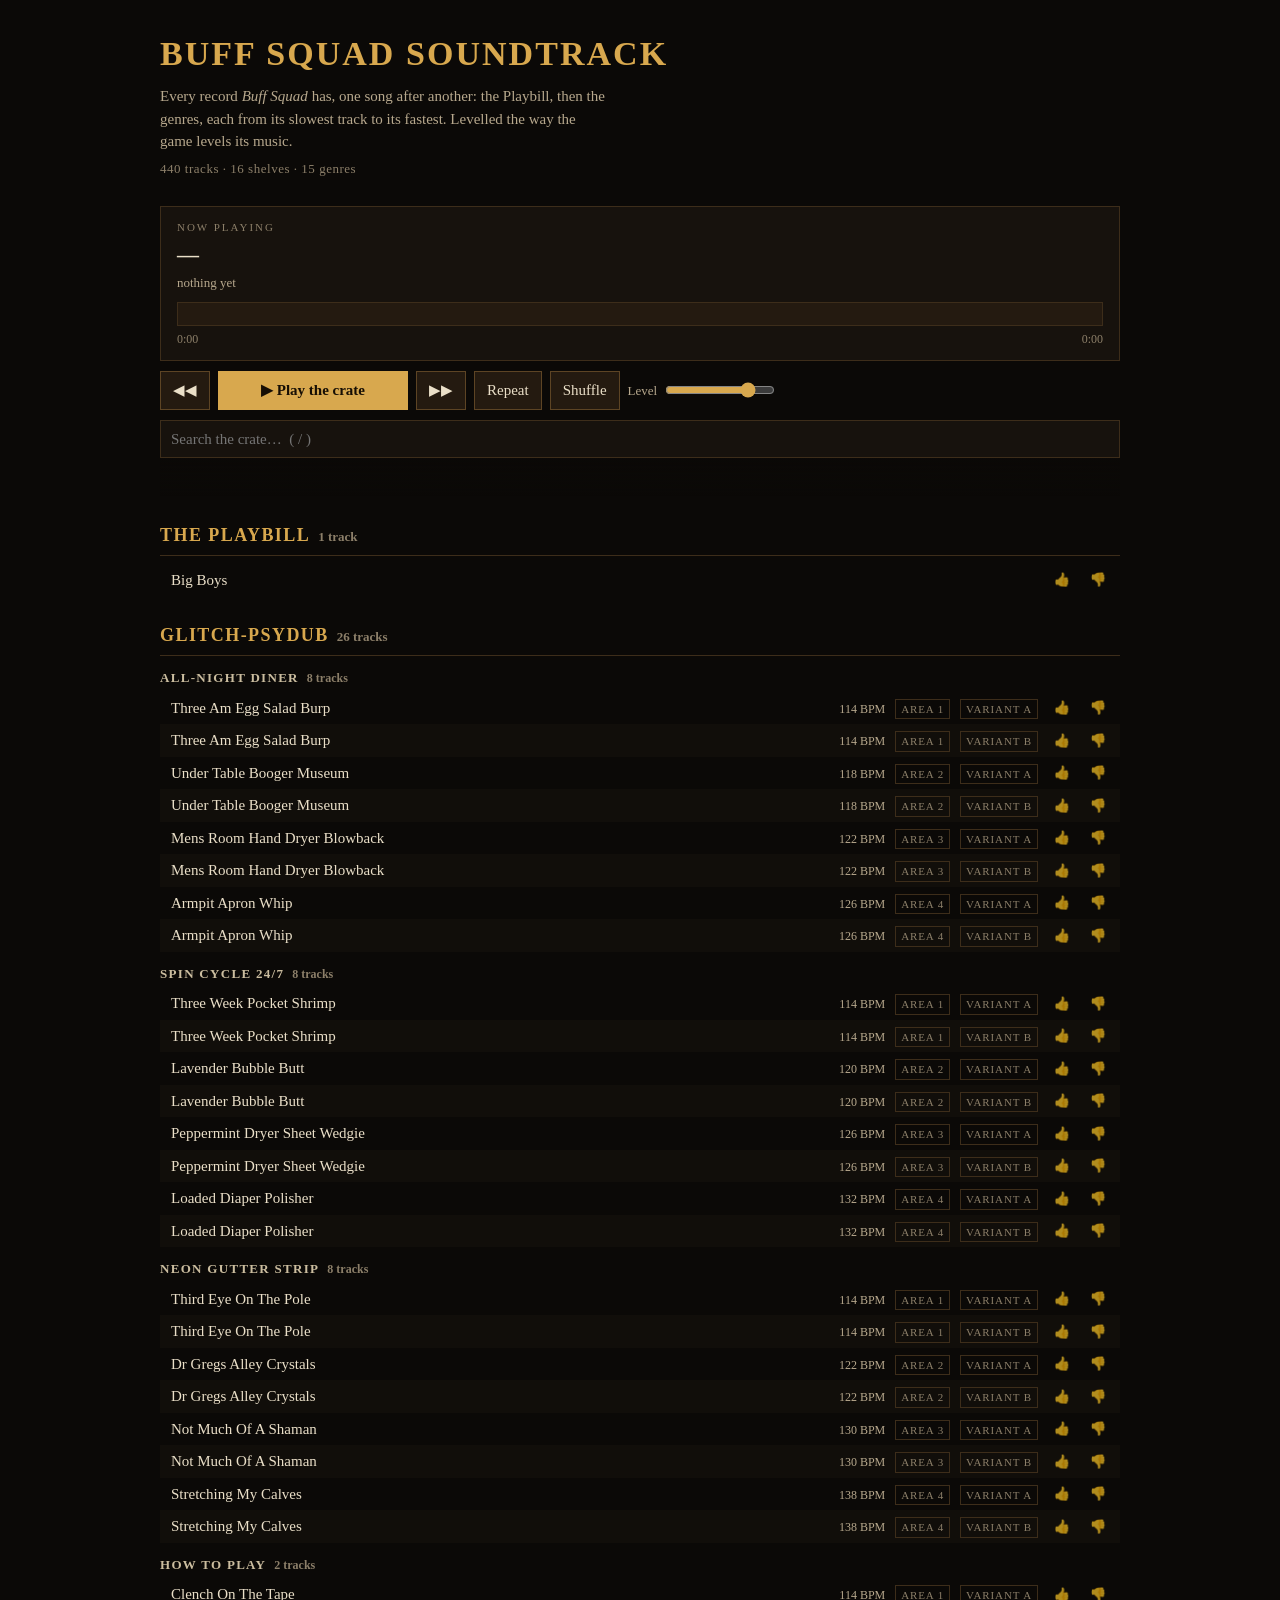
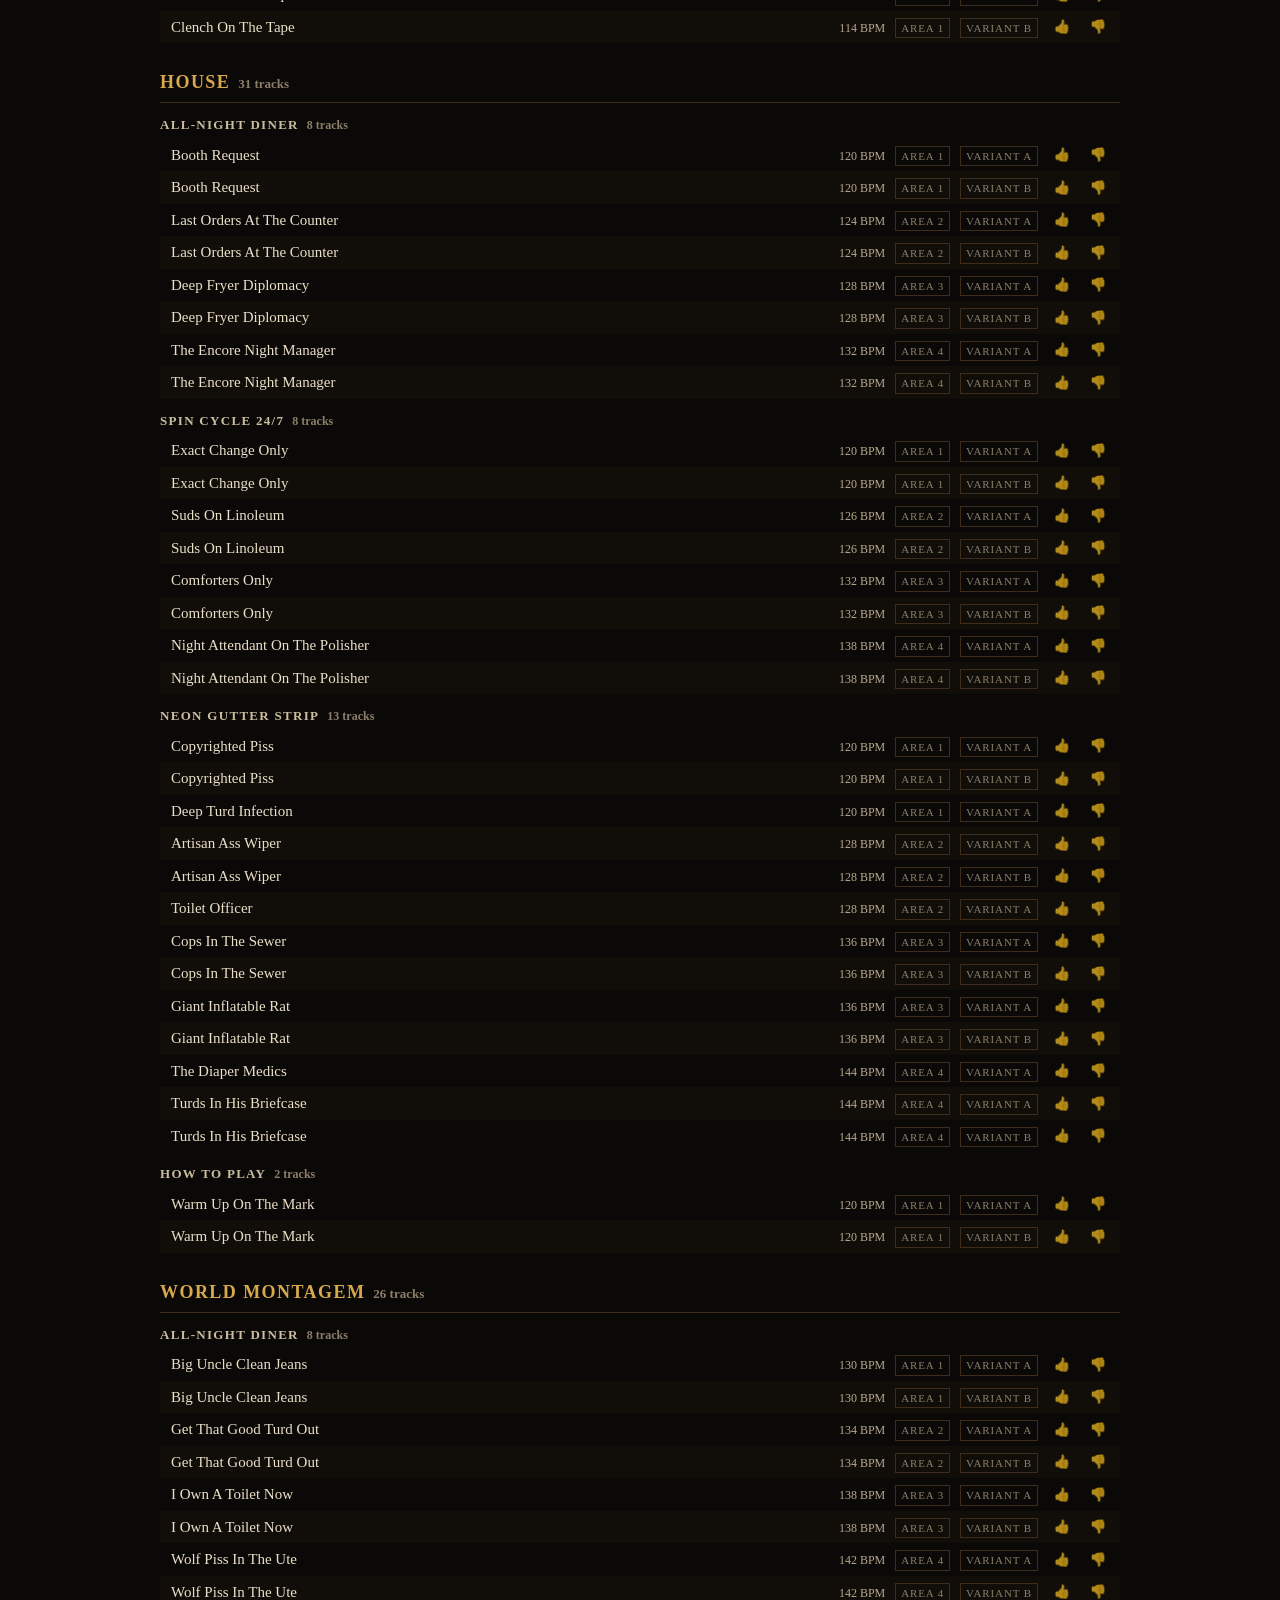
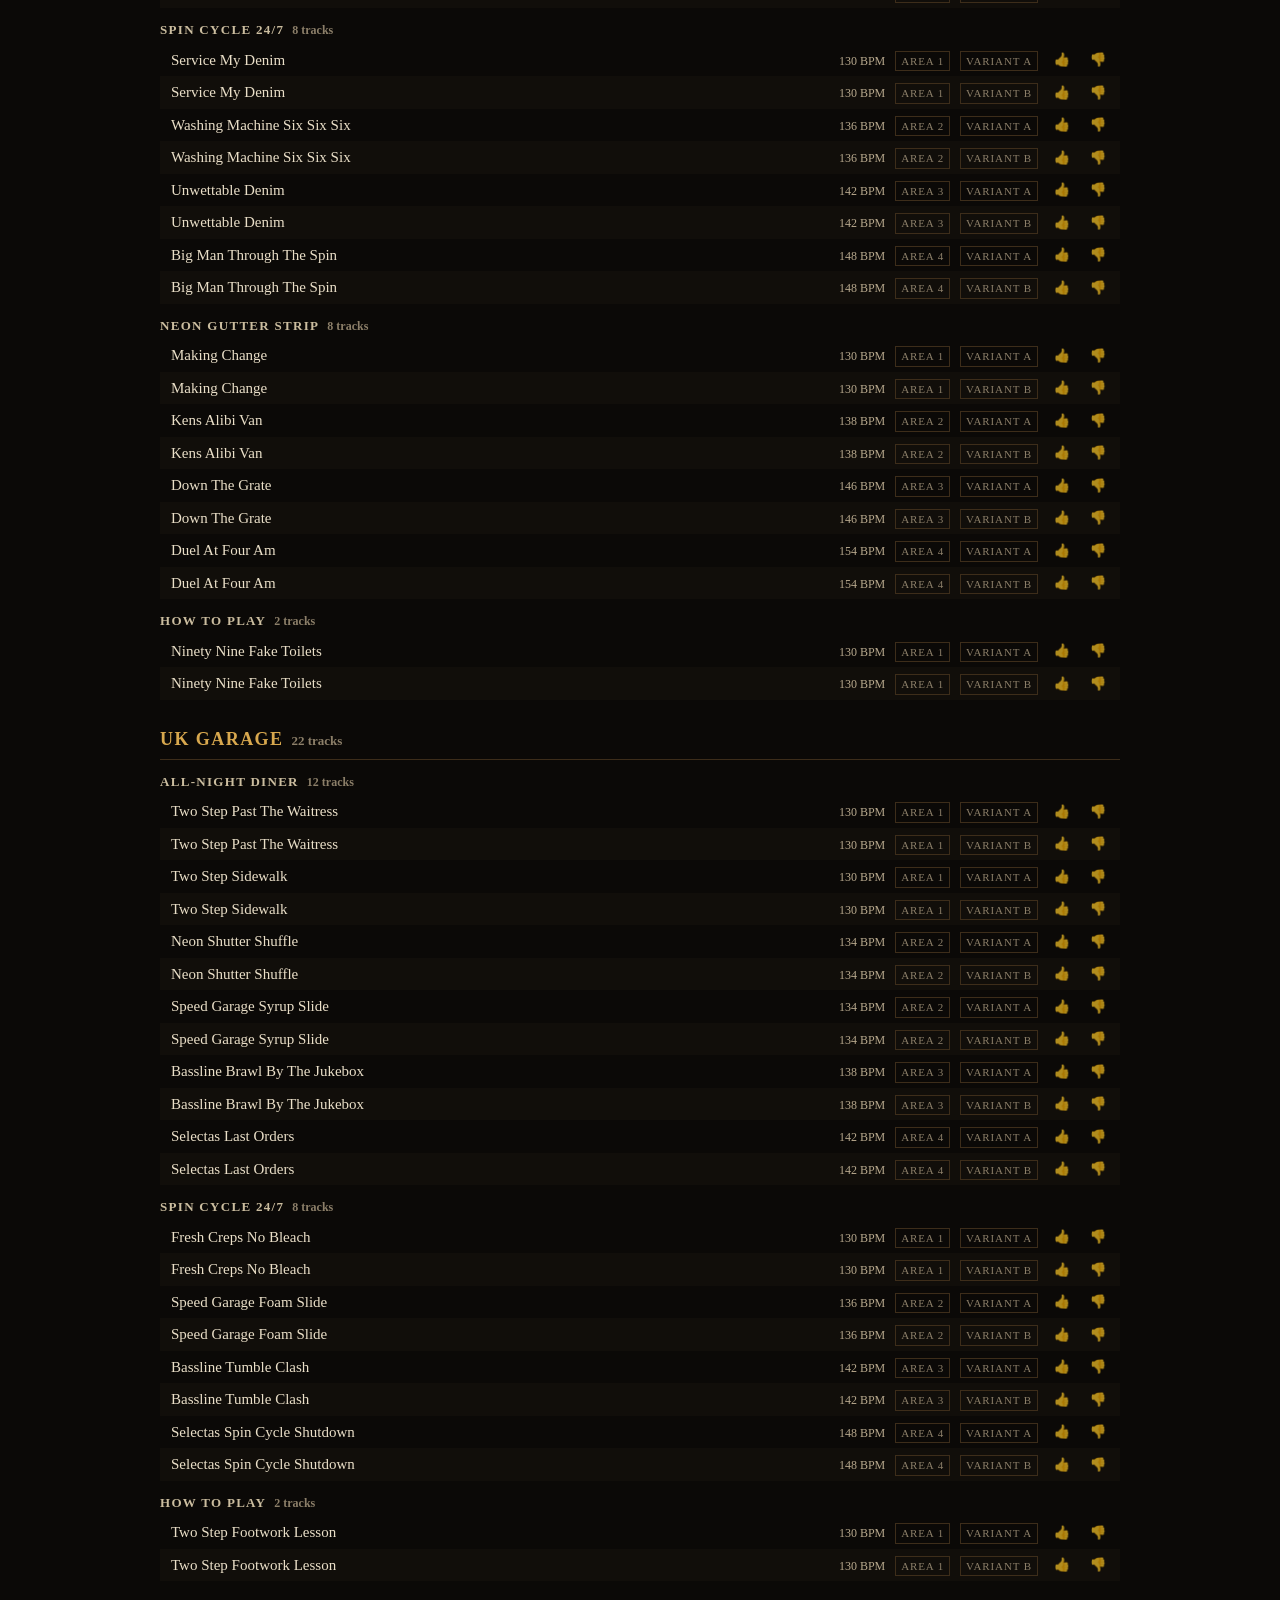
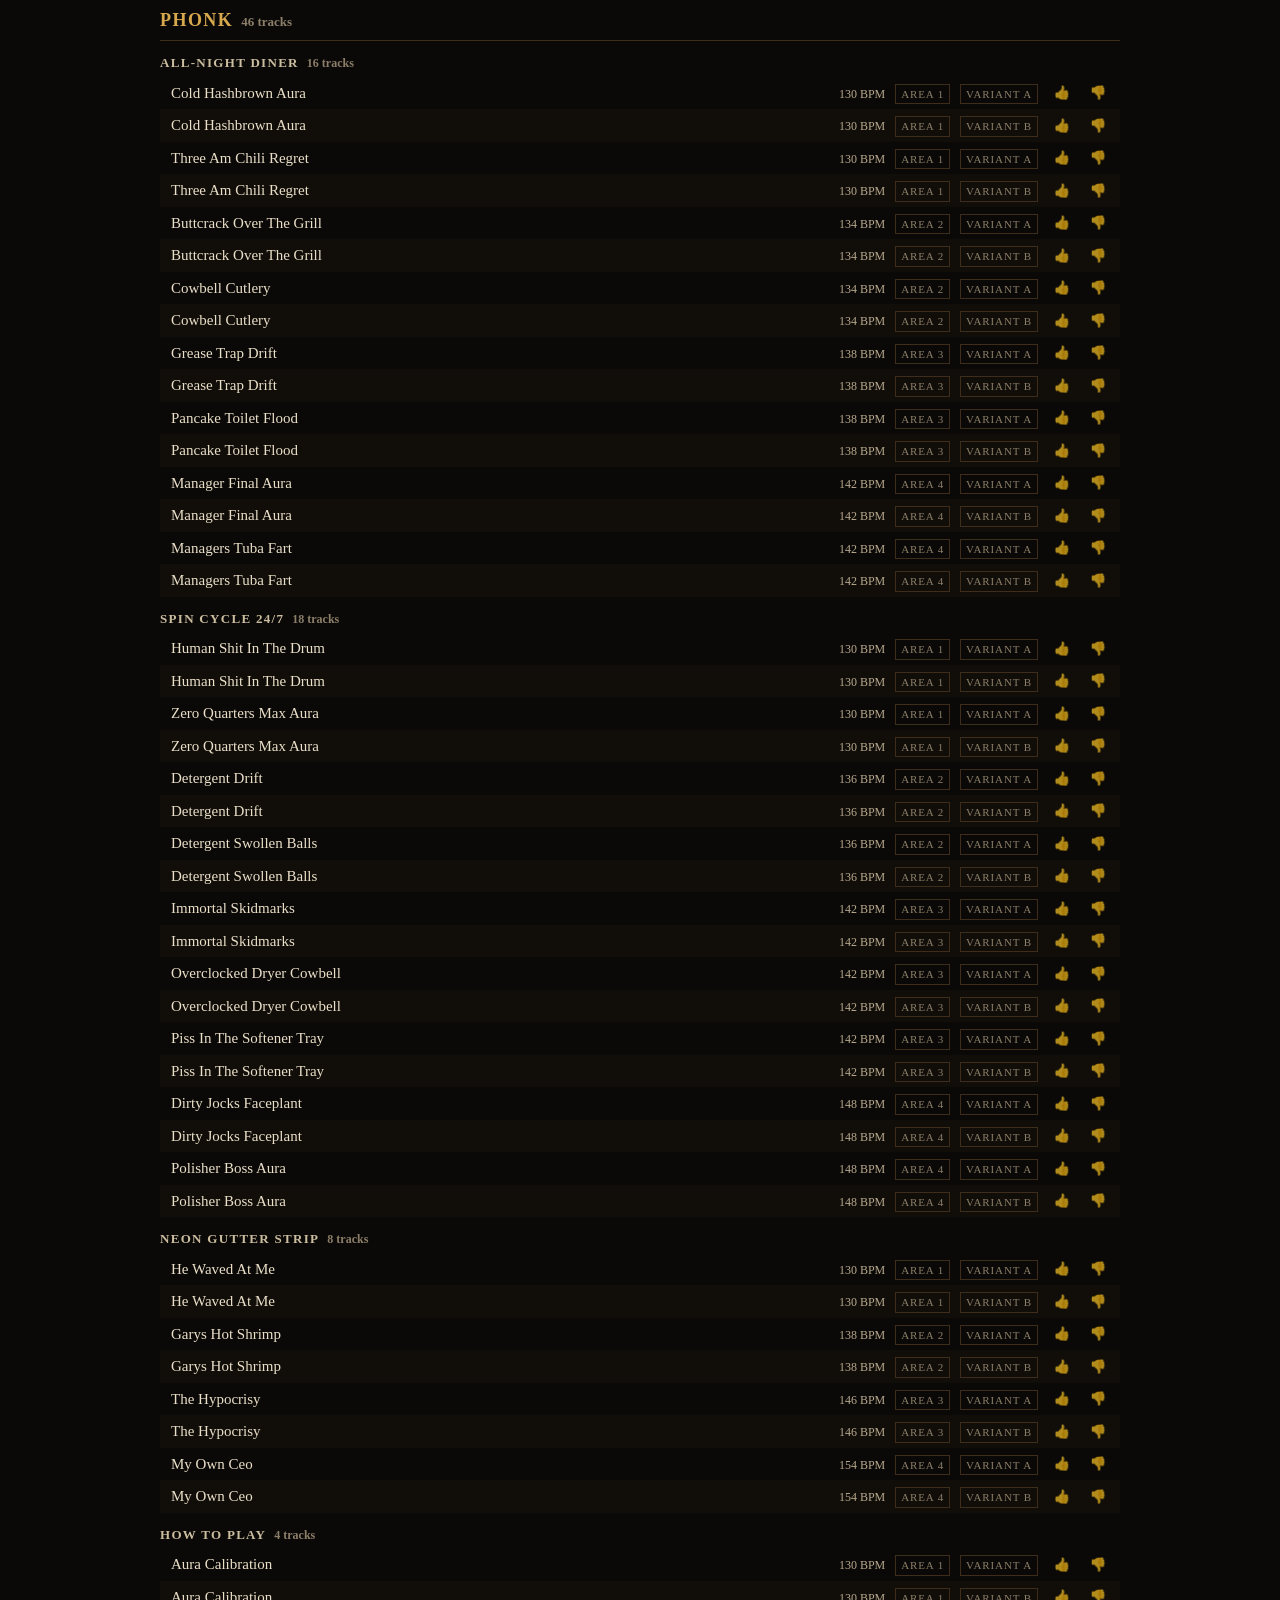
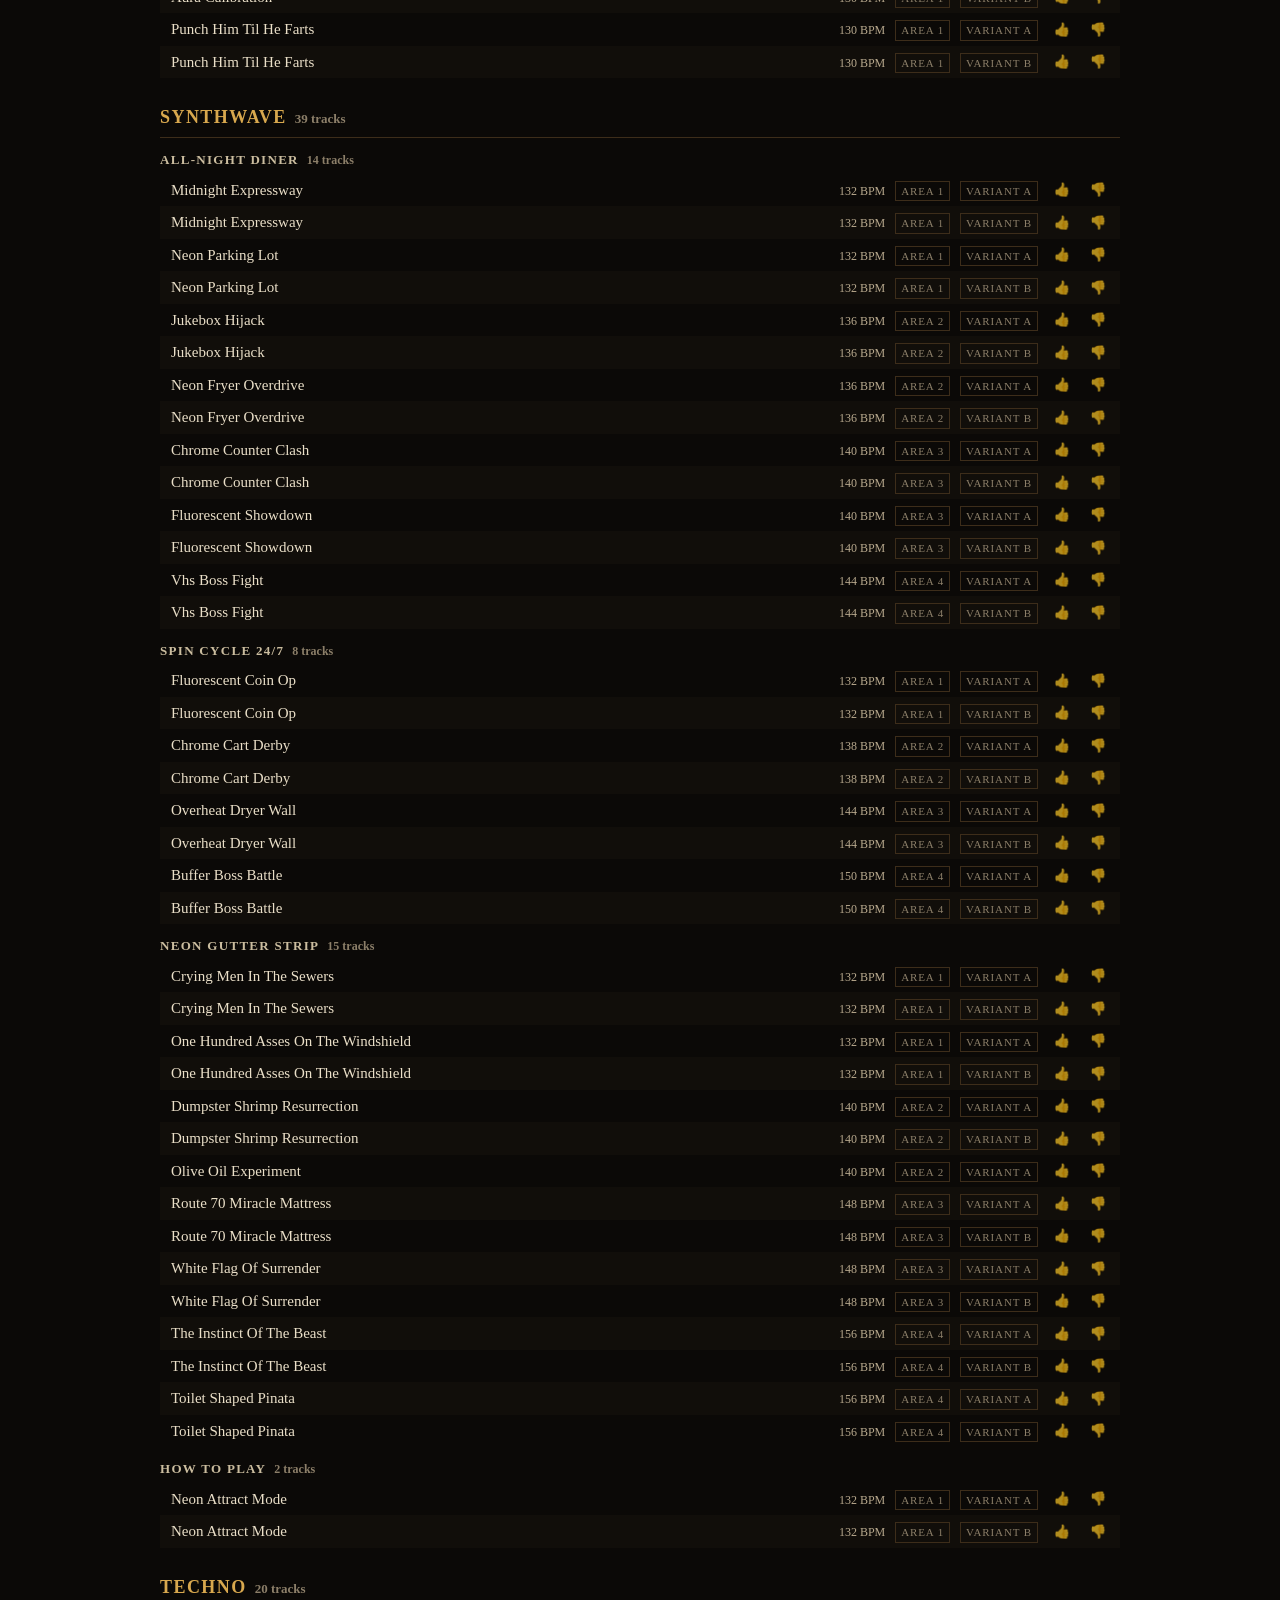
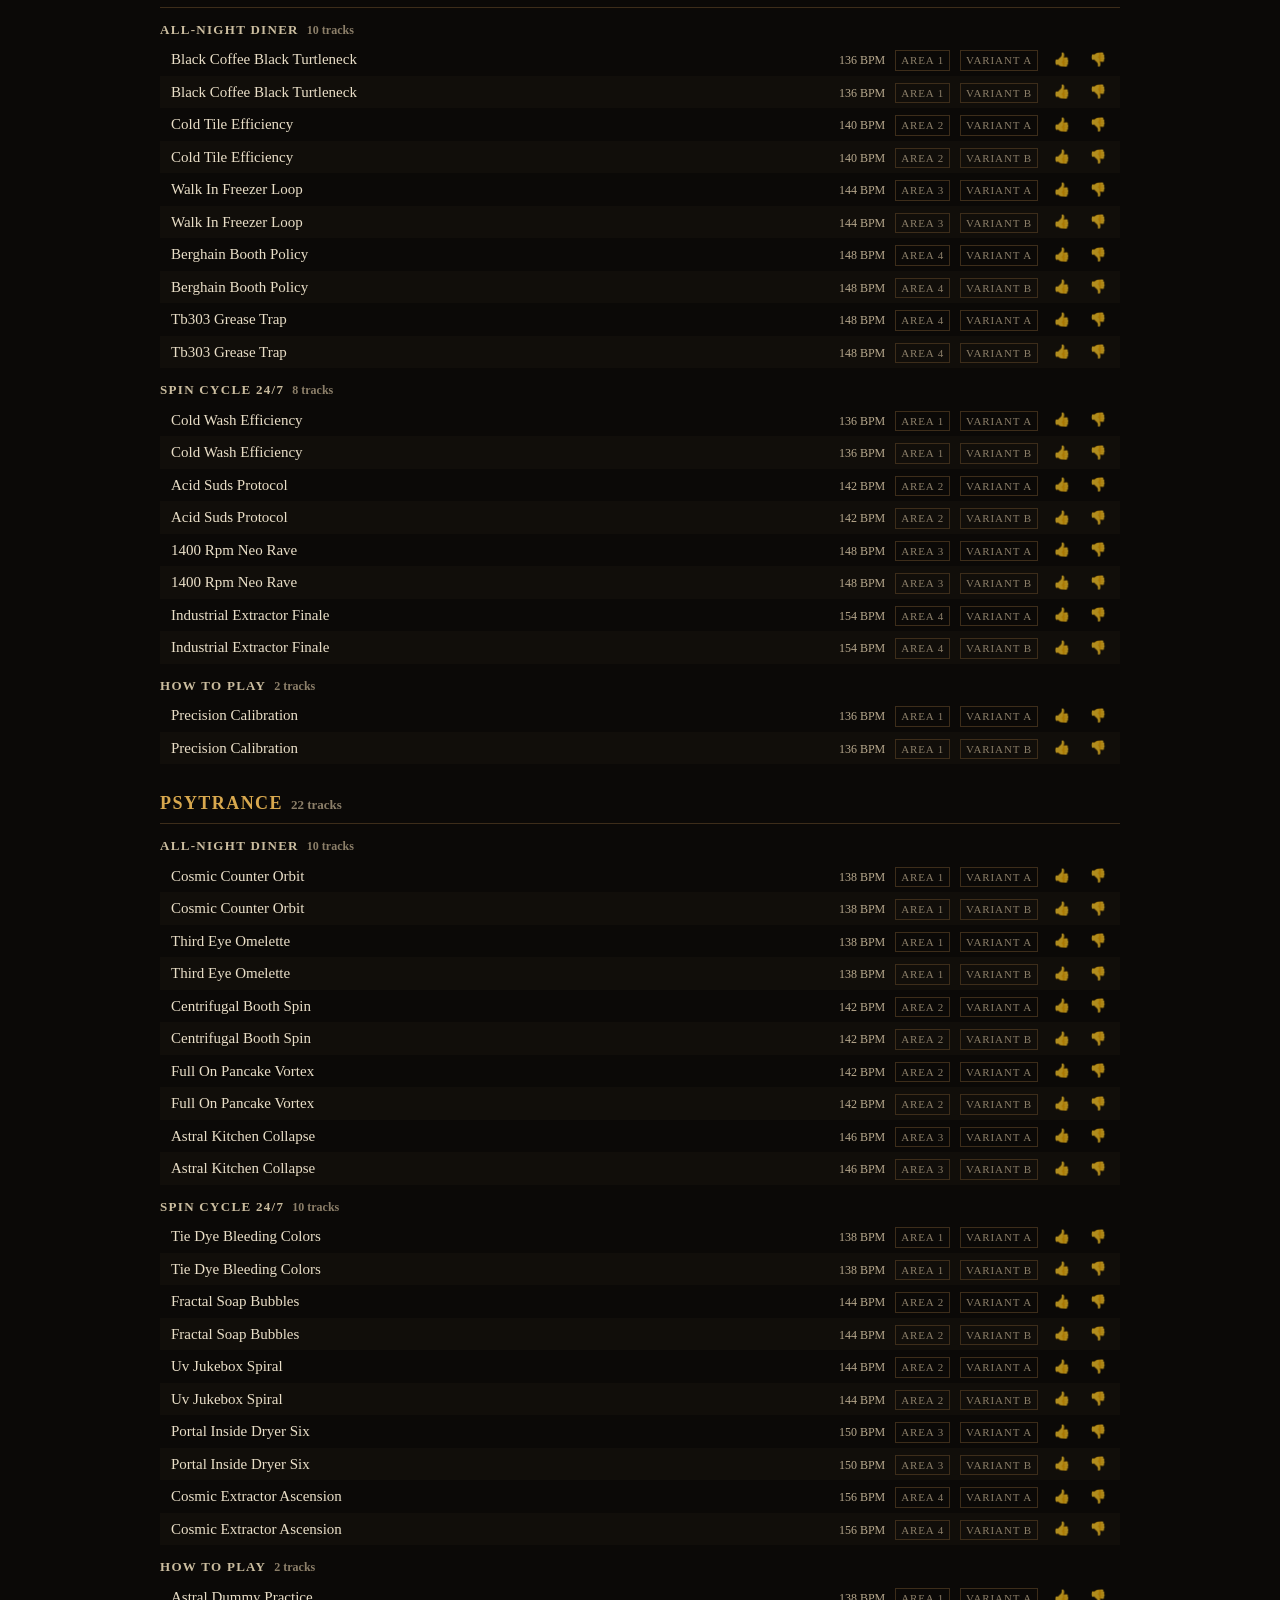
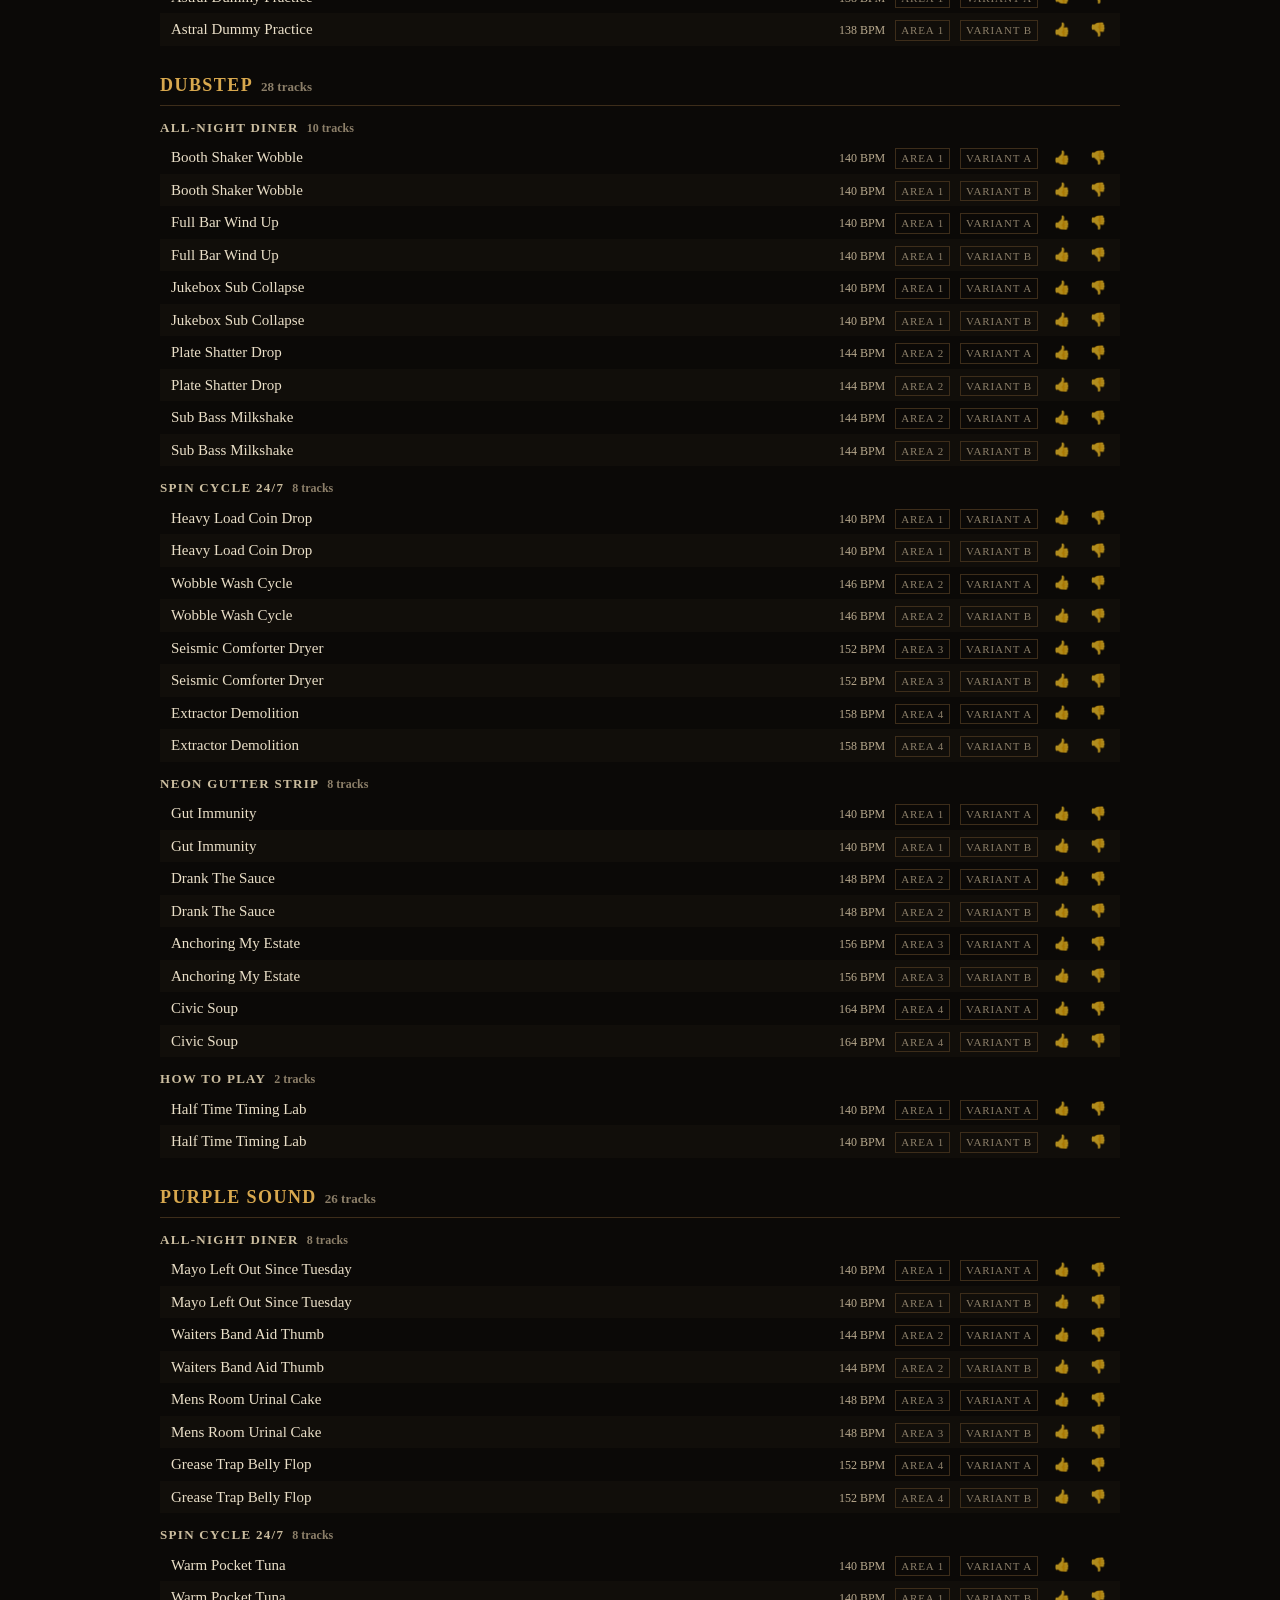
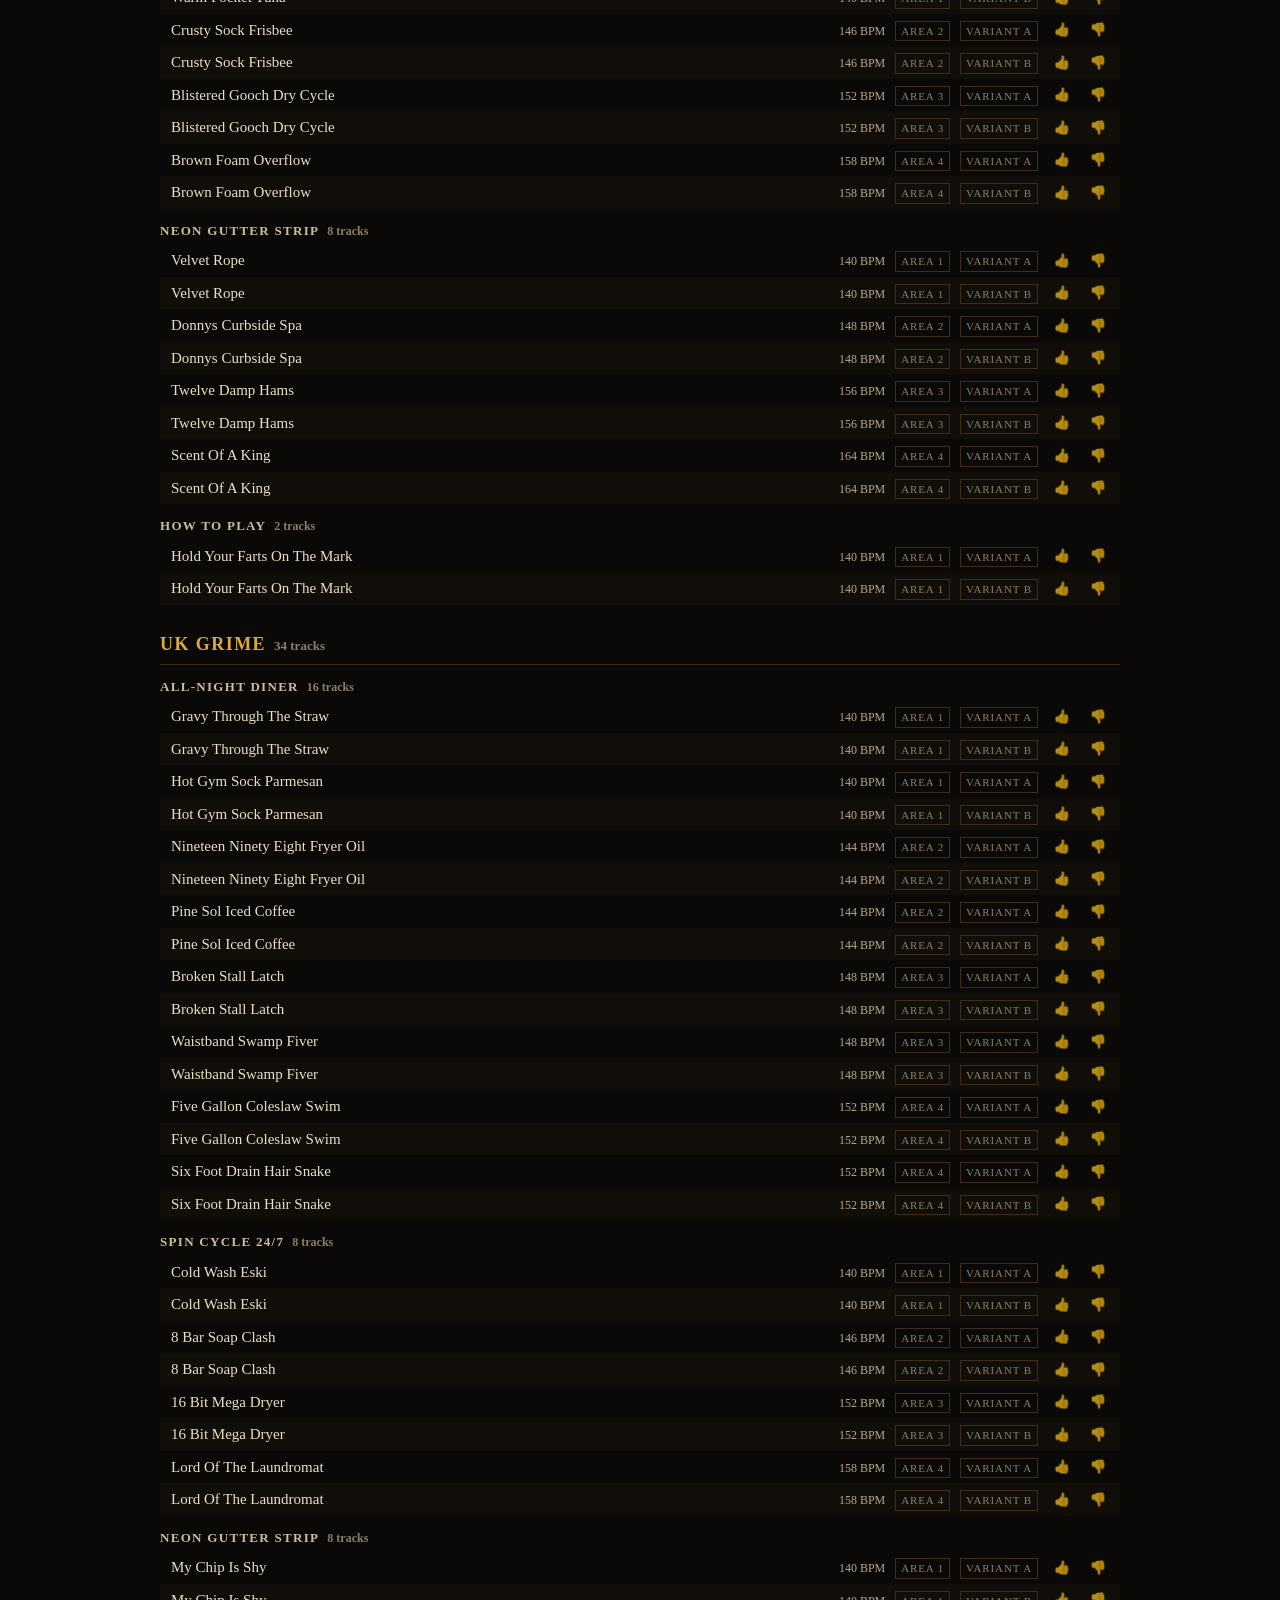
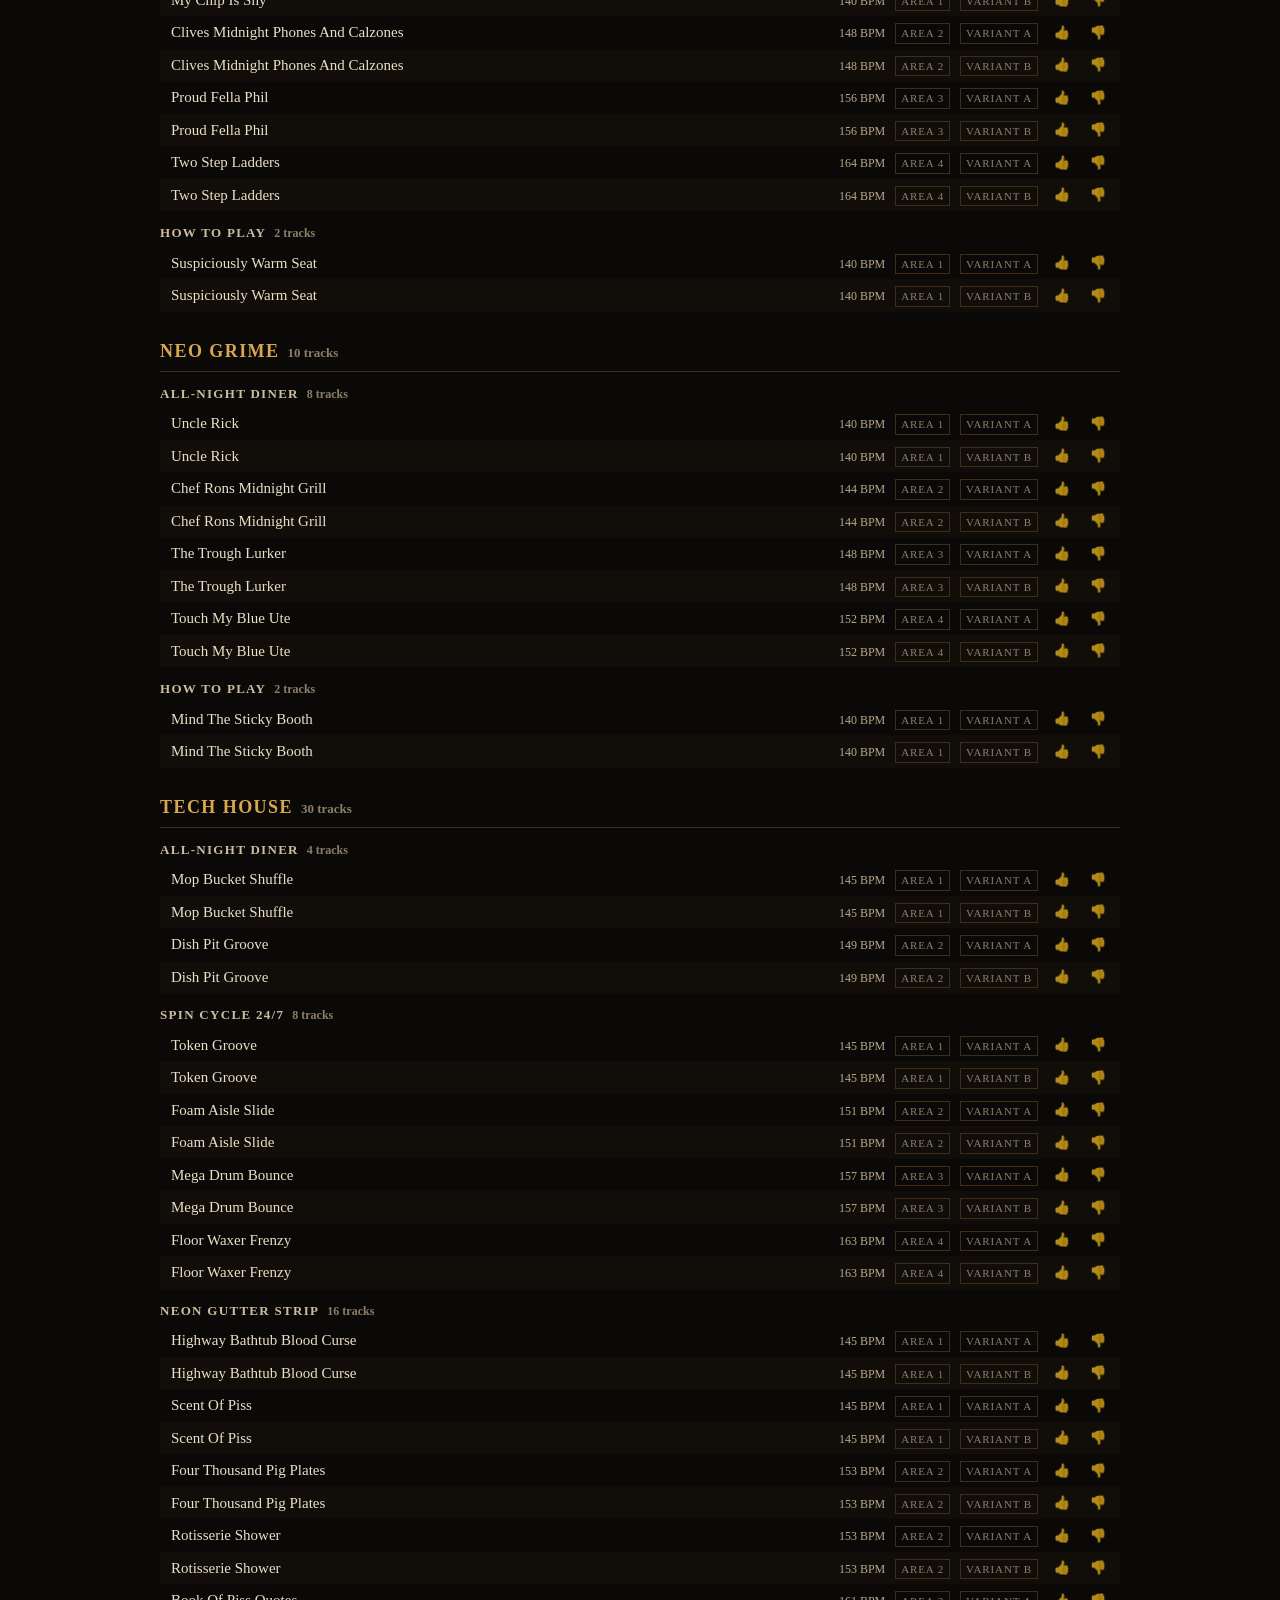
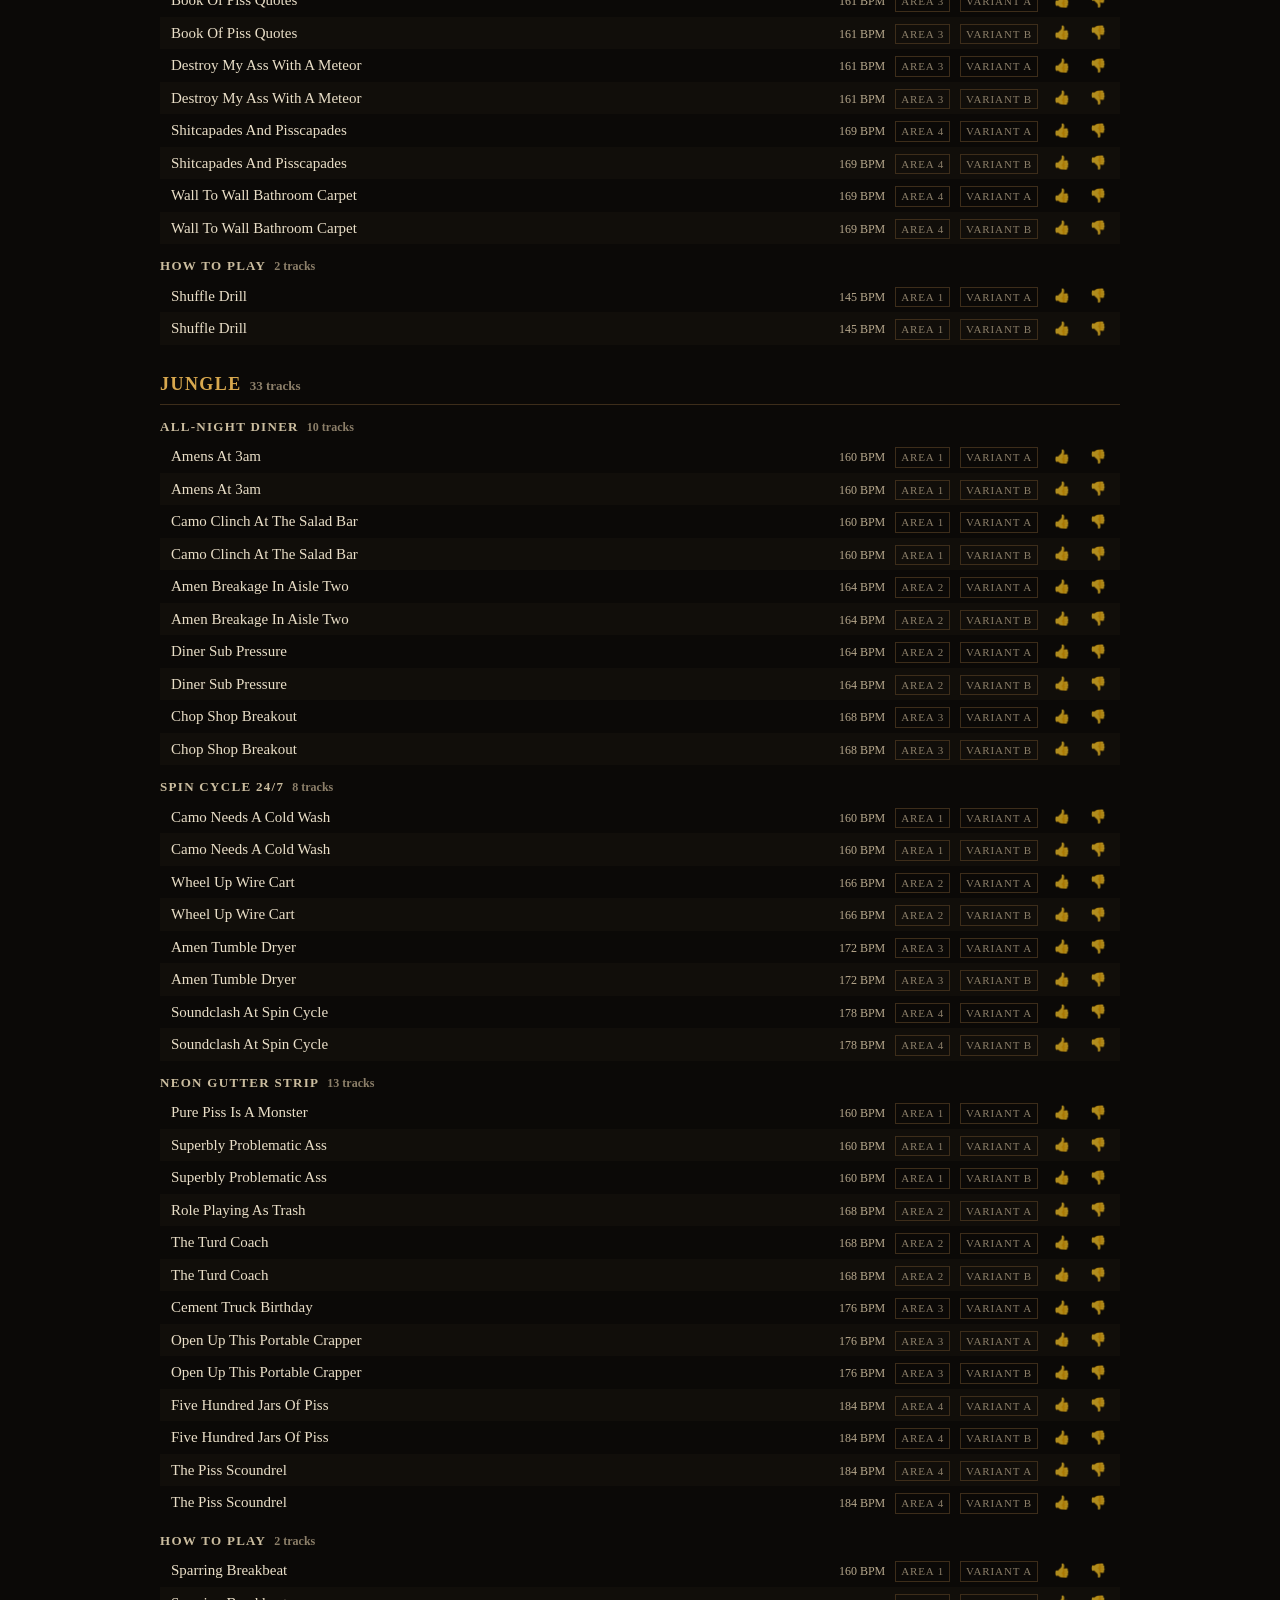
<file: music/index.html>
<!doctype html>
<html lang="en">
  <head>
    <meta charset="UTF-8" />
    <meta name="viewport" content="width=device-width, initial-scale=1.0" />
    <title>Buff Squad Soundtrack</title>
    <meta name="description" content="Every record in the Buff Squad Soundtrack, one after another: the Playbill, then the genres, each from its slowest track to its fastest." />
    <link rel="icon" href="data:image/svg+xml,%3Csvg xmlns='http://www.w3.org/2000/svg' viewBox='0 0 100 100'%3E%3Crect width='100' height='100' rx='18' fill='%230b0e1c' stroke='%2339f3ff' stroke-width='6'/%3E%3Ccircle cx='50' cy='50' r='26' fill='%23161c34' stroke='%23ff3b8d' stroke-width='6'/%3E%3Ccircle cx='50' cy='50' r='6' fill='%23ffba42'/%3E%3C/svg%3E" />
    <script type="module" crossorigin src="../assets/musicLibrary-bJbuD75M.js"></script>
    <script type="module" crossorigin src="../assets/music-DwMH-efJ.js"></script>
    <link rel="stylesheet" crossorigin href="../assets/music-DpLlx4a-.css">
  </head>
  <body>
    <header>
      <h1>Buff Squad Soundtrack</h1>
      <p class="lede">
        Every record <em>Buff Squad</em> has, one song after another: the Playbill, then
        the genres, each from its slowest track to its fastest. Levelled the way the game
        levels its music.
      </p>
      <p class="counts" id="counts">the crate is being stacked&hellip;</p>
    </header>

    <section class="deck">
      <div class="now">
        <div class="label">Now playing</div>
        <h2 id="now-title">&mdash;</h2>
        <div class="meta" id="now-meta">nothing yet</div>
        <div class="bar" id="bar" role="slider" aria-label="Seek" aria-valuemin="0" aria-valuemax="0" aria-valuenow="0" aria-valuetext="0:00 of 0:00" tabindex="0">
          <div class="fill" id="fill"></div>
        </div>
        <div class="times"><span id="elapsed">0:00</span><span id="total">0:00</span></div>
      </div>
      <div class="controls">
        <button id="prev" type="button" title="The track before this one">&#9664;&#9664;</button>
        <button id="play" type="button" class="big">&#9654; Play the crate</button>
        <button id="next" type="button" title="The next track">&#9654;&#9654;</button>
        <button id="repeat" type="button" title="Start the crate again when it runs out" aria-pressed="false">Repeat</button>
        <button id="shuffle" type="button" title="Play the crate in a random order" aria-pressed="false">Shuffle</button>
        <label class="level">Level <input id="level" type="range" min="0" max="200" value="160" /></label>
      </div>
      <div class="search"><input id="search" type="search" placeholder="Search the crate&hellip;  ( / )" /></div>
      <p class="note" id="note"></p>
    </section>

    <main id="shelves"></main>

    <footer>
      <p>
        The soundtrack is a folder tree: every file in <code>public/music/</code> is a track
        (<code>src/render/musicLibrary.ts</code>). The audition pile in
        <code>public/music/candidates/</code> is not in the crate - the game never plays it.
      </p>
      <p>Space plays and pauses, the arrow keys step through the crate, and a click on the bar seeks.</p>
    </footer>

  </body>
</html>
</file>
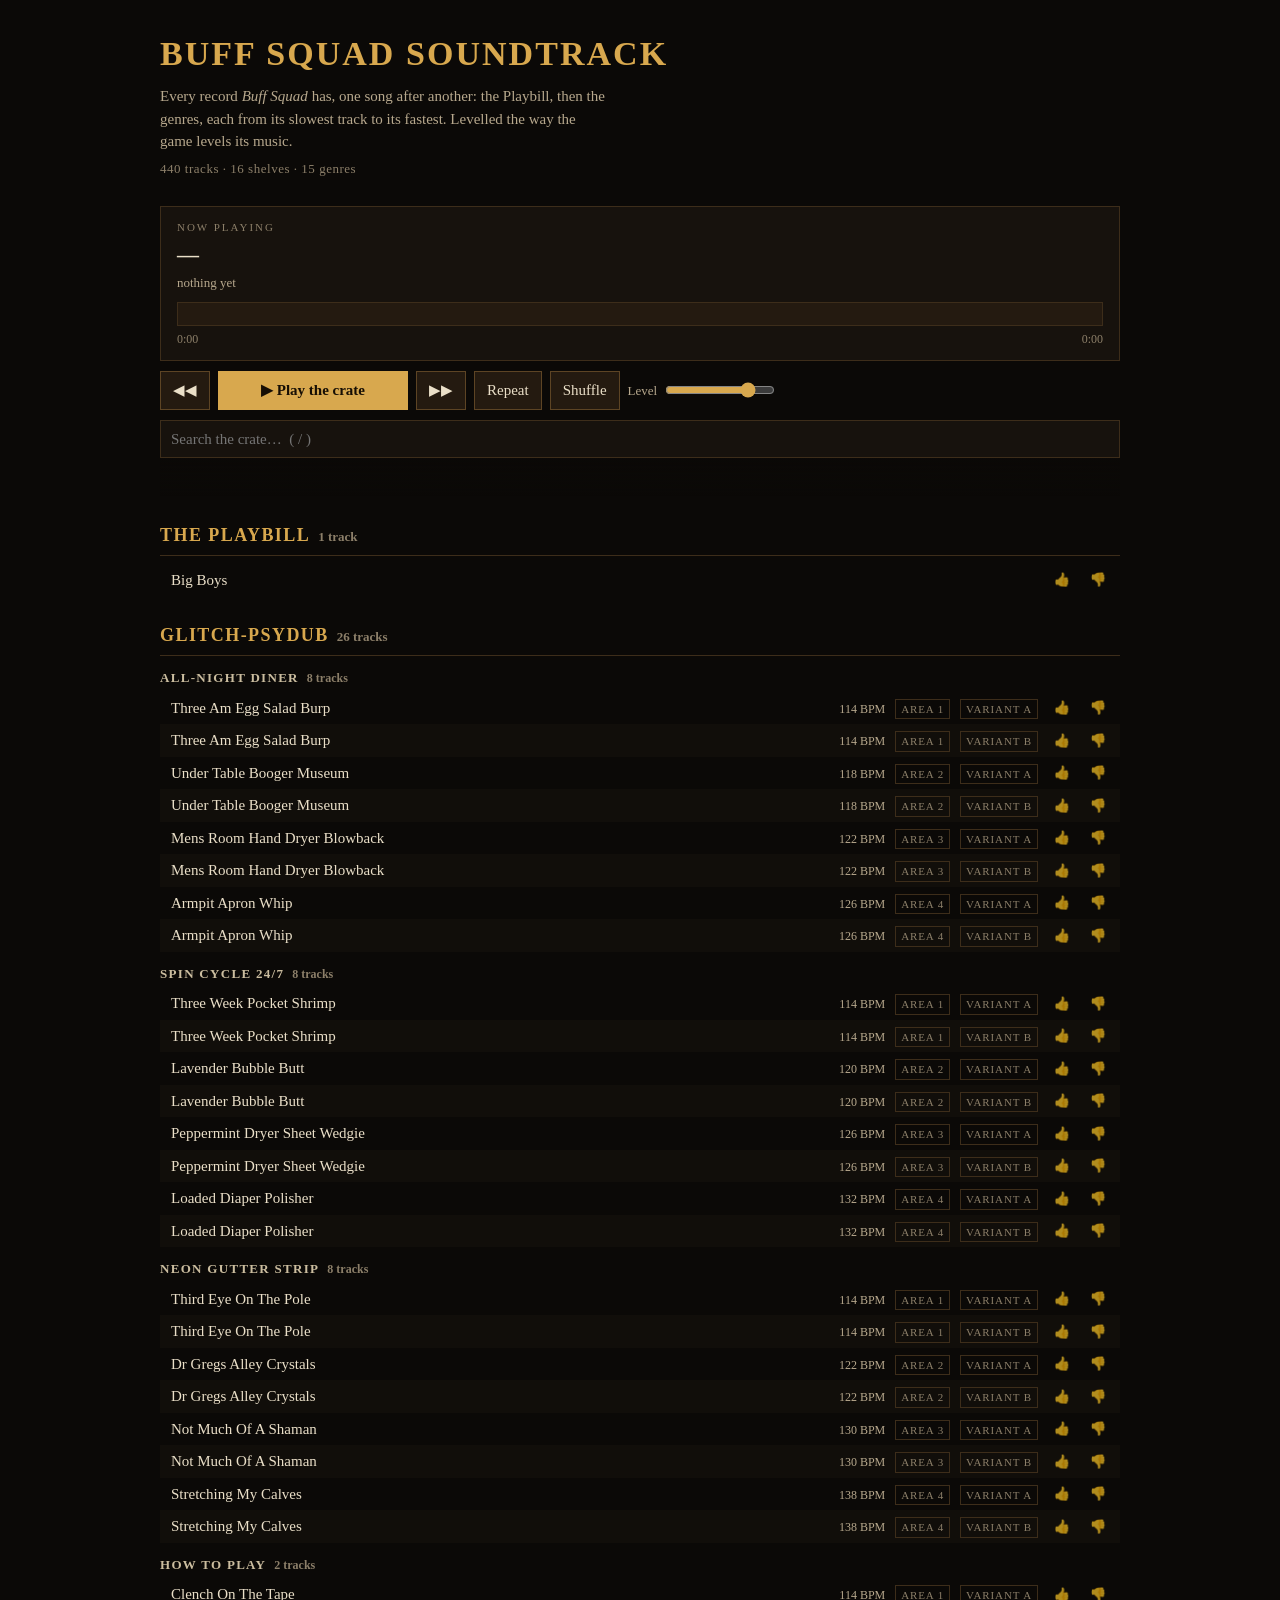
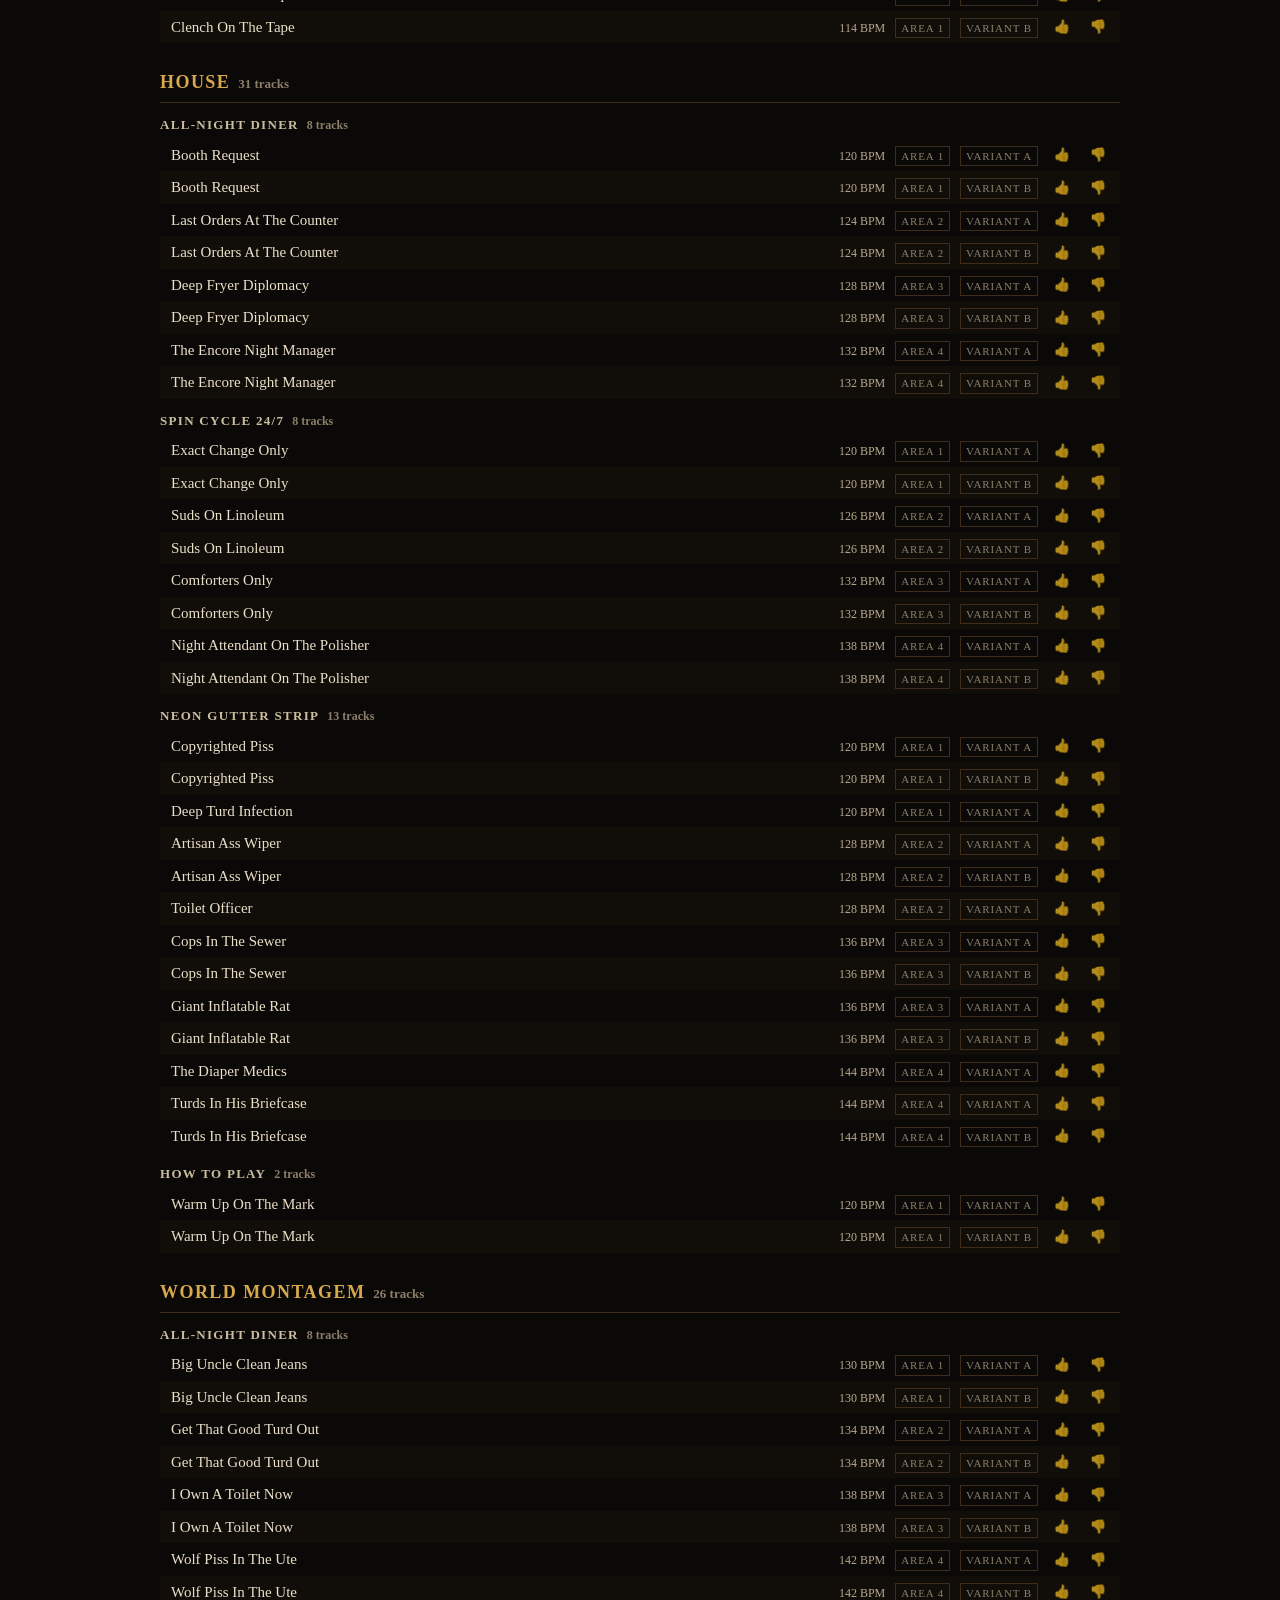
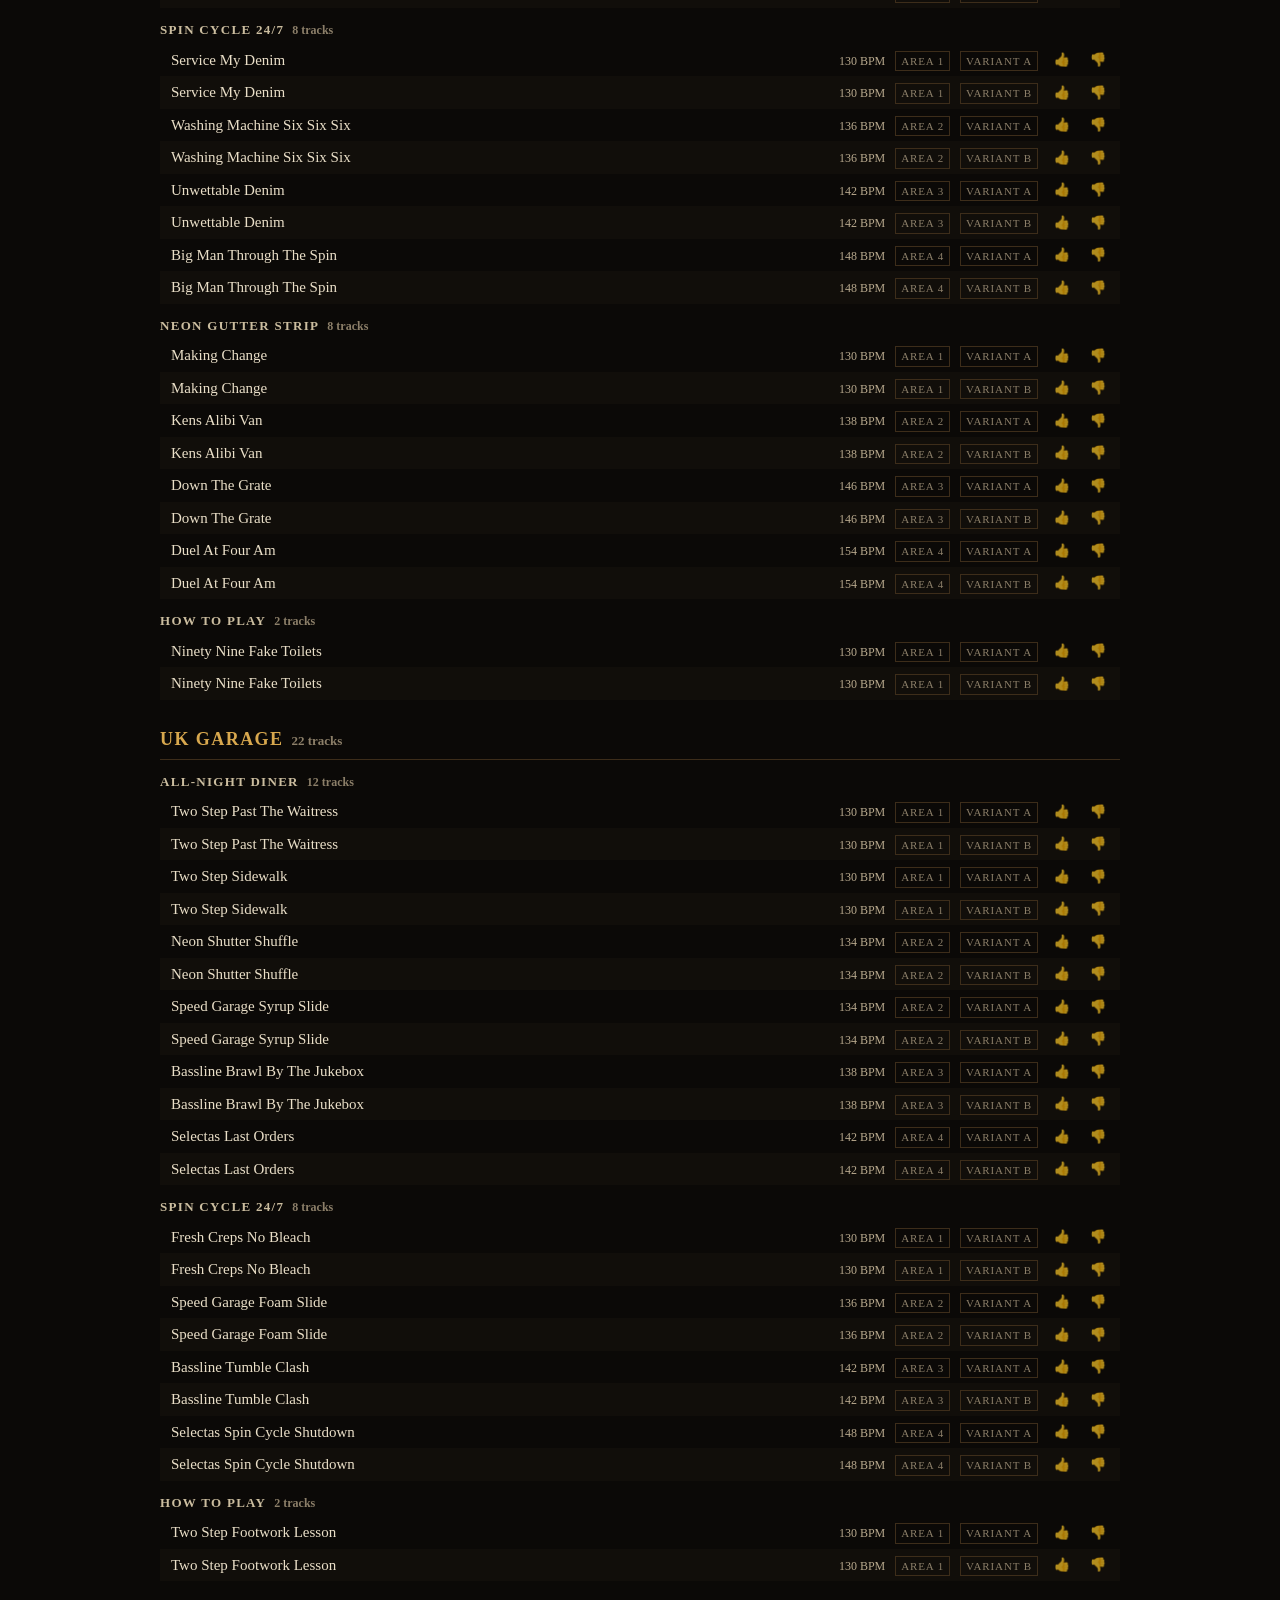
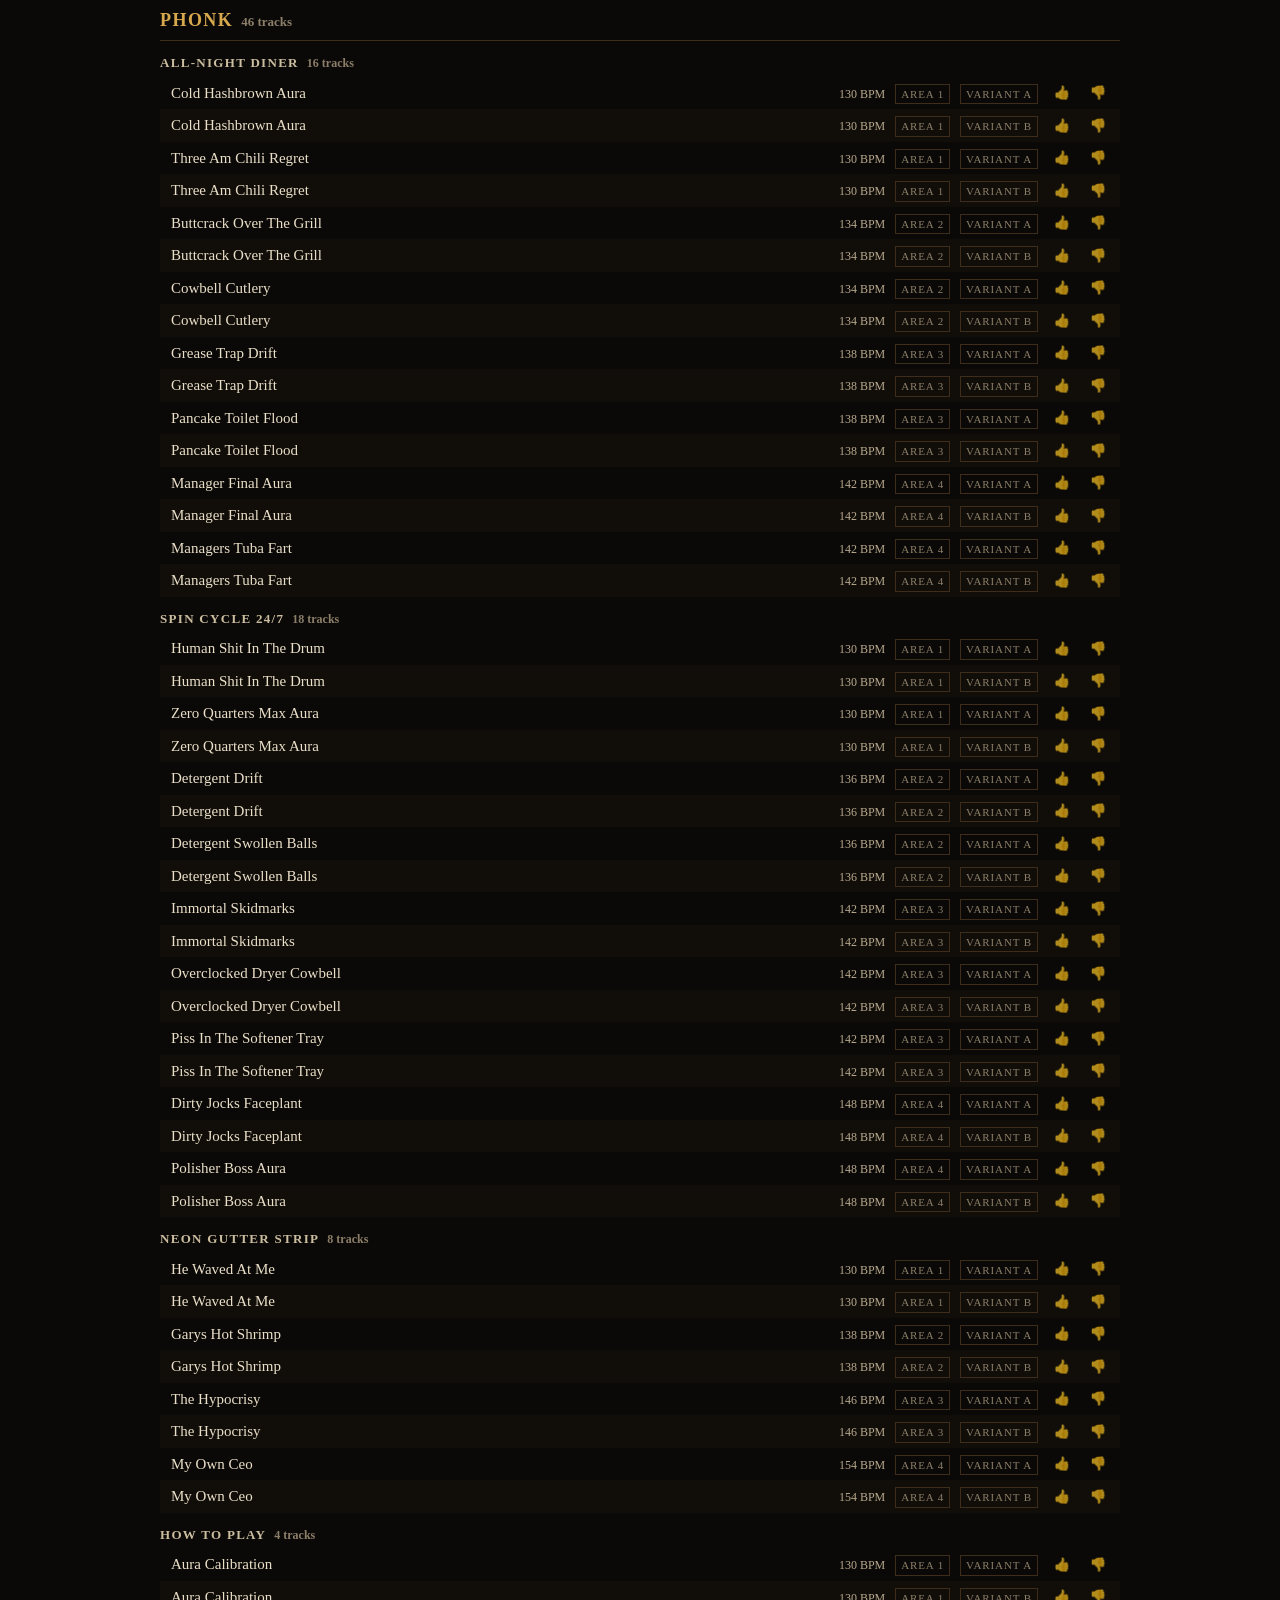
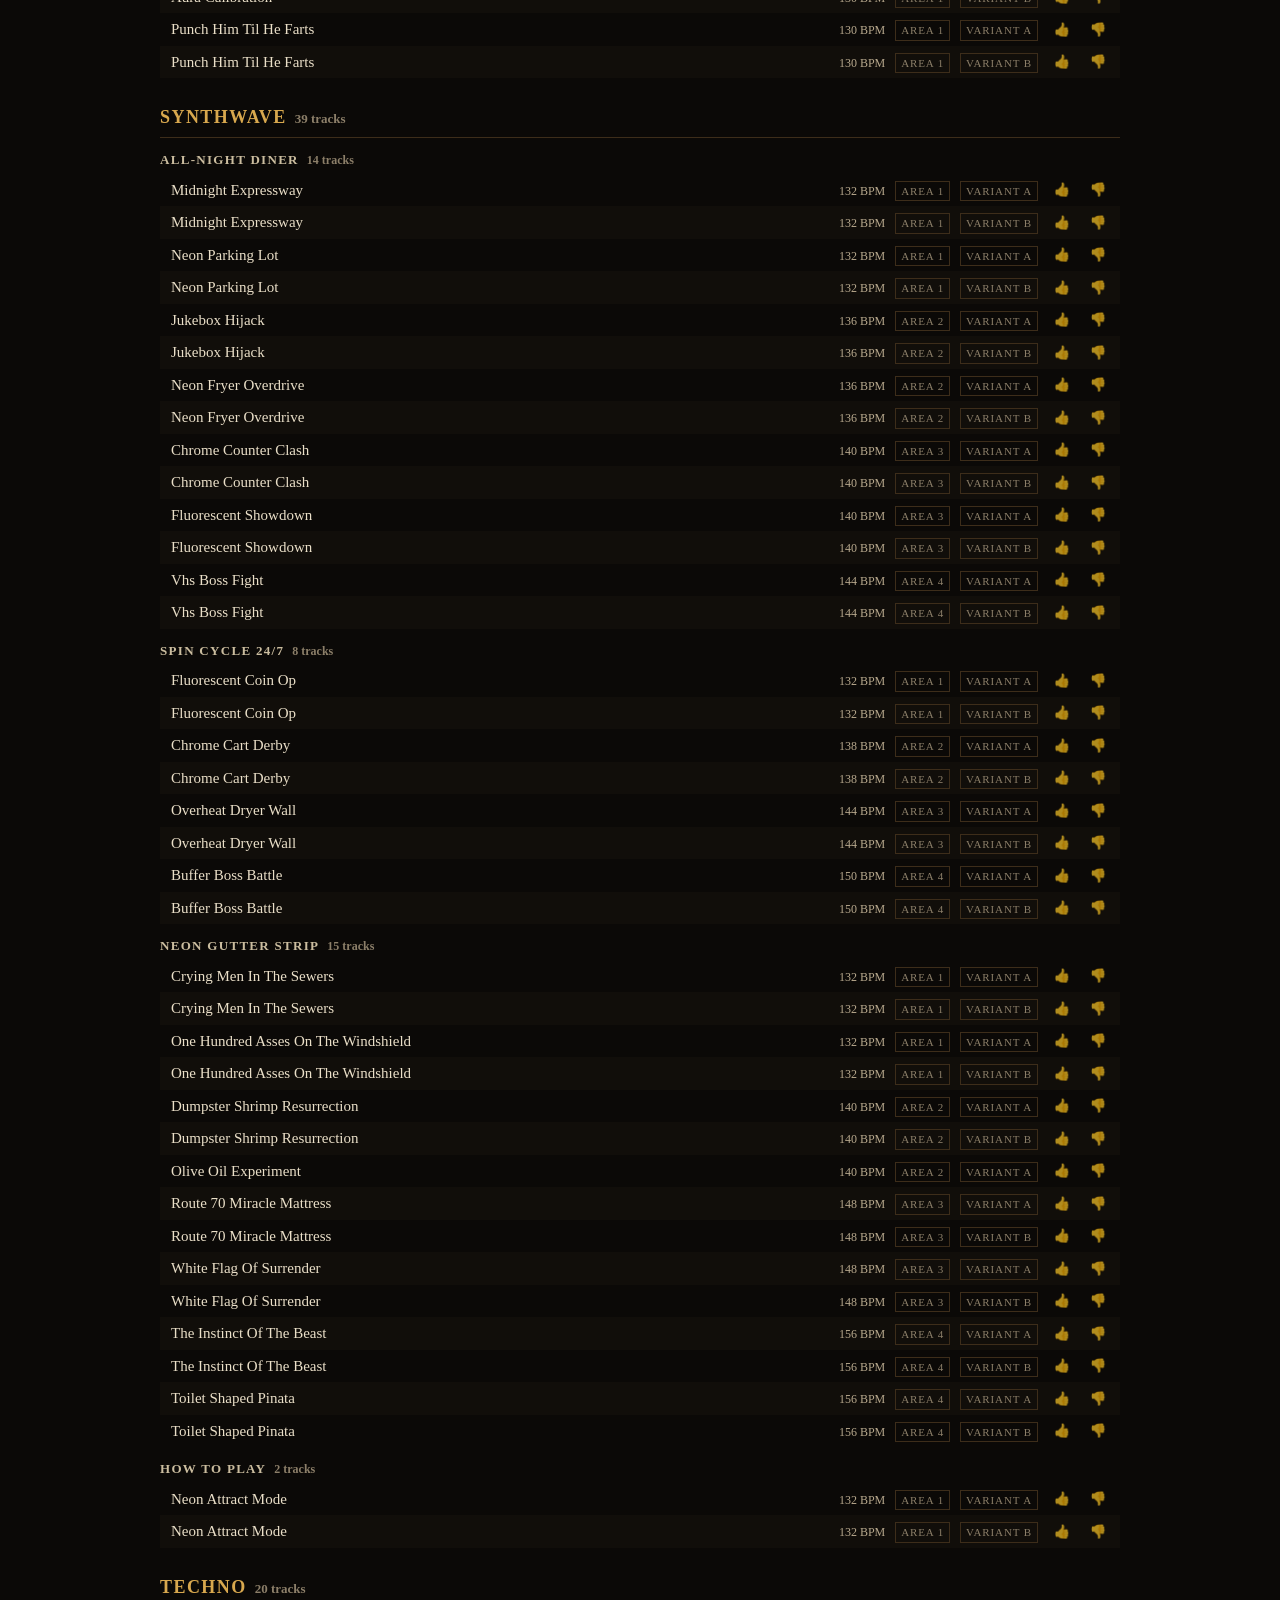
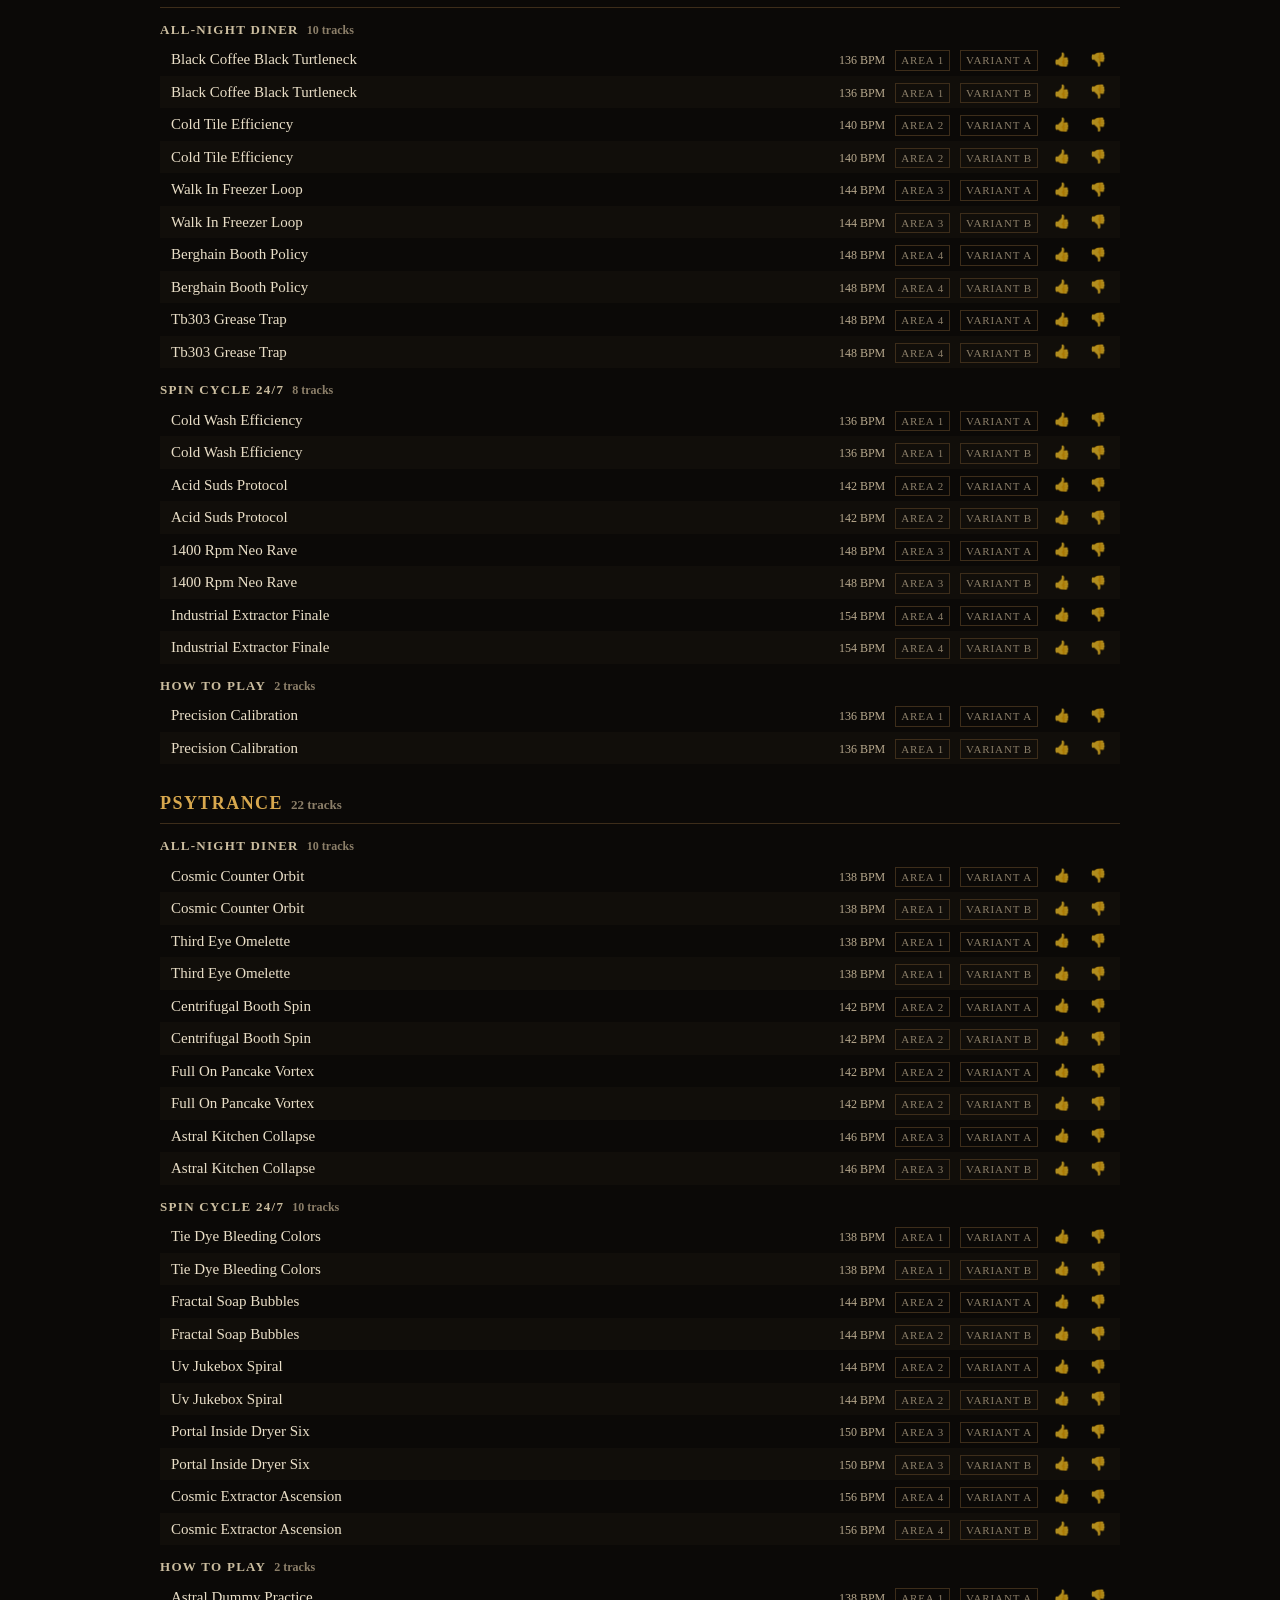
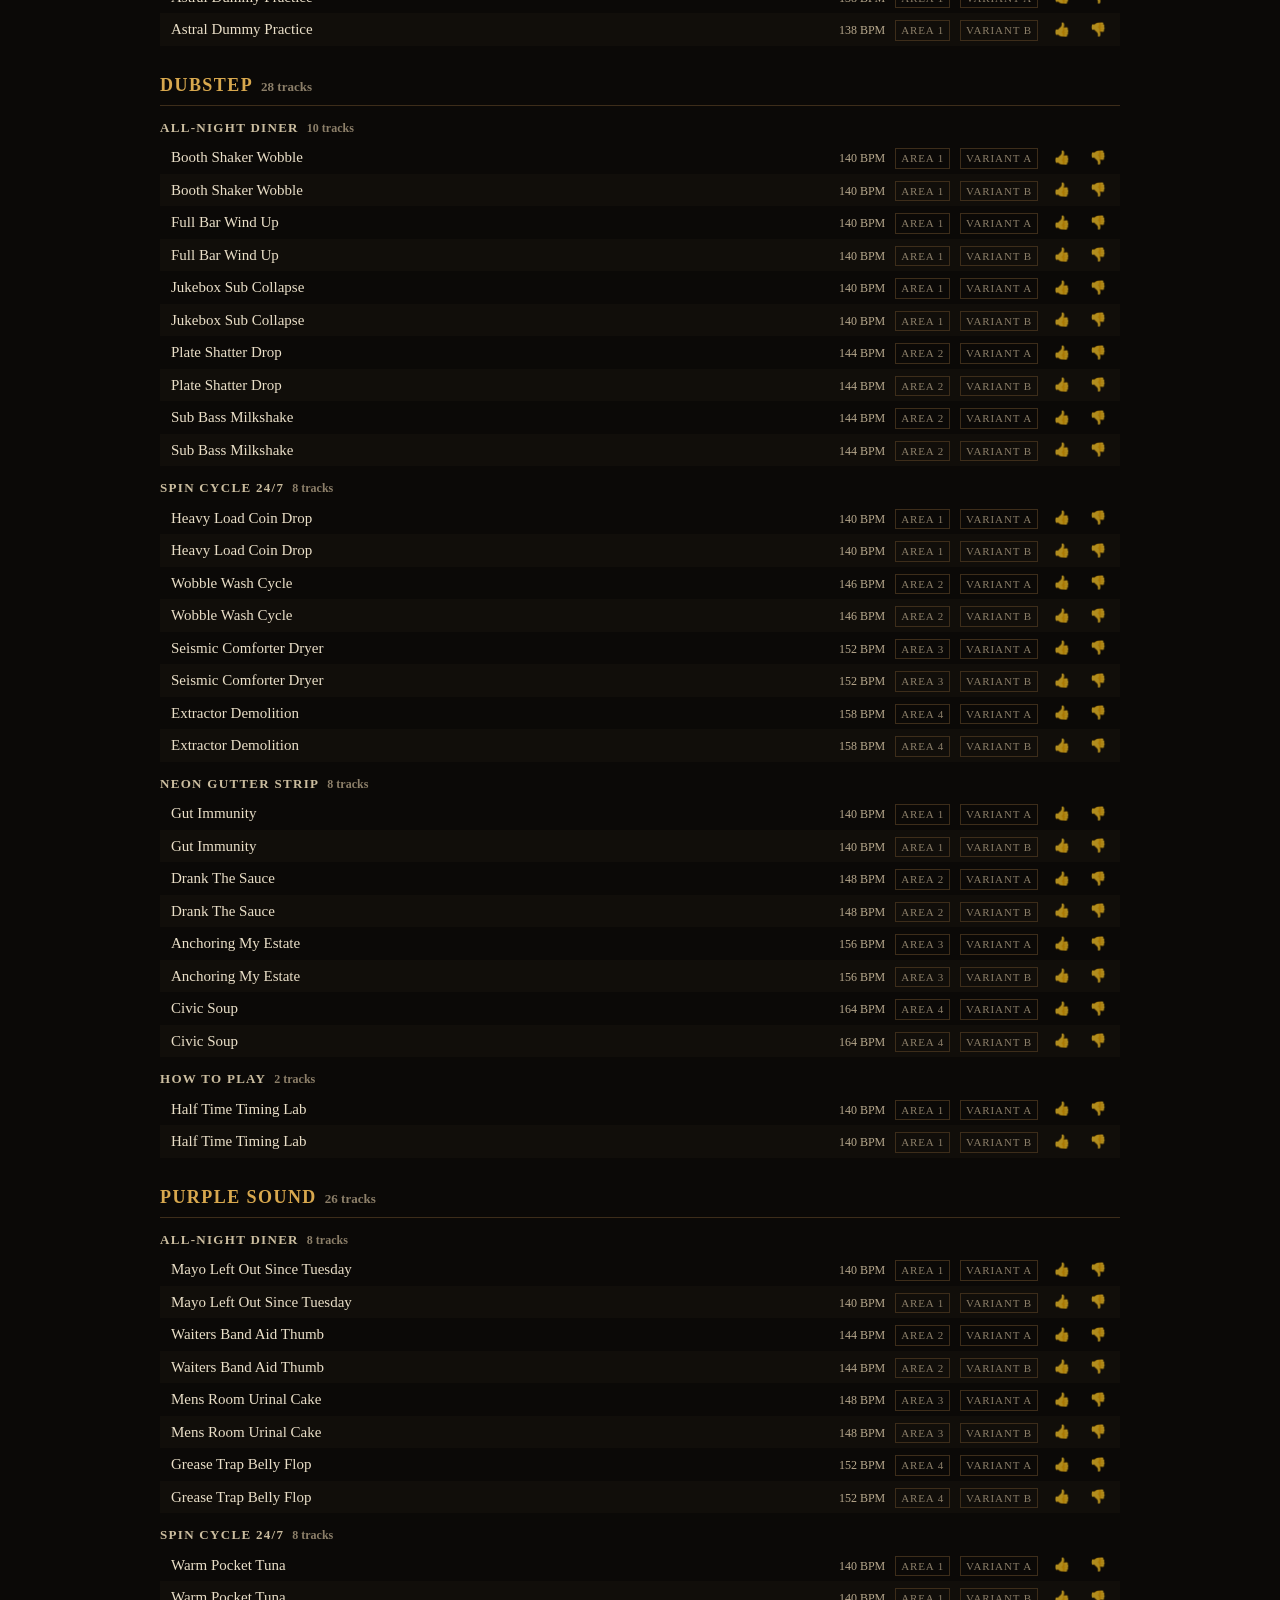
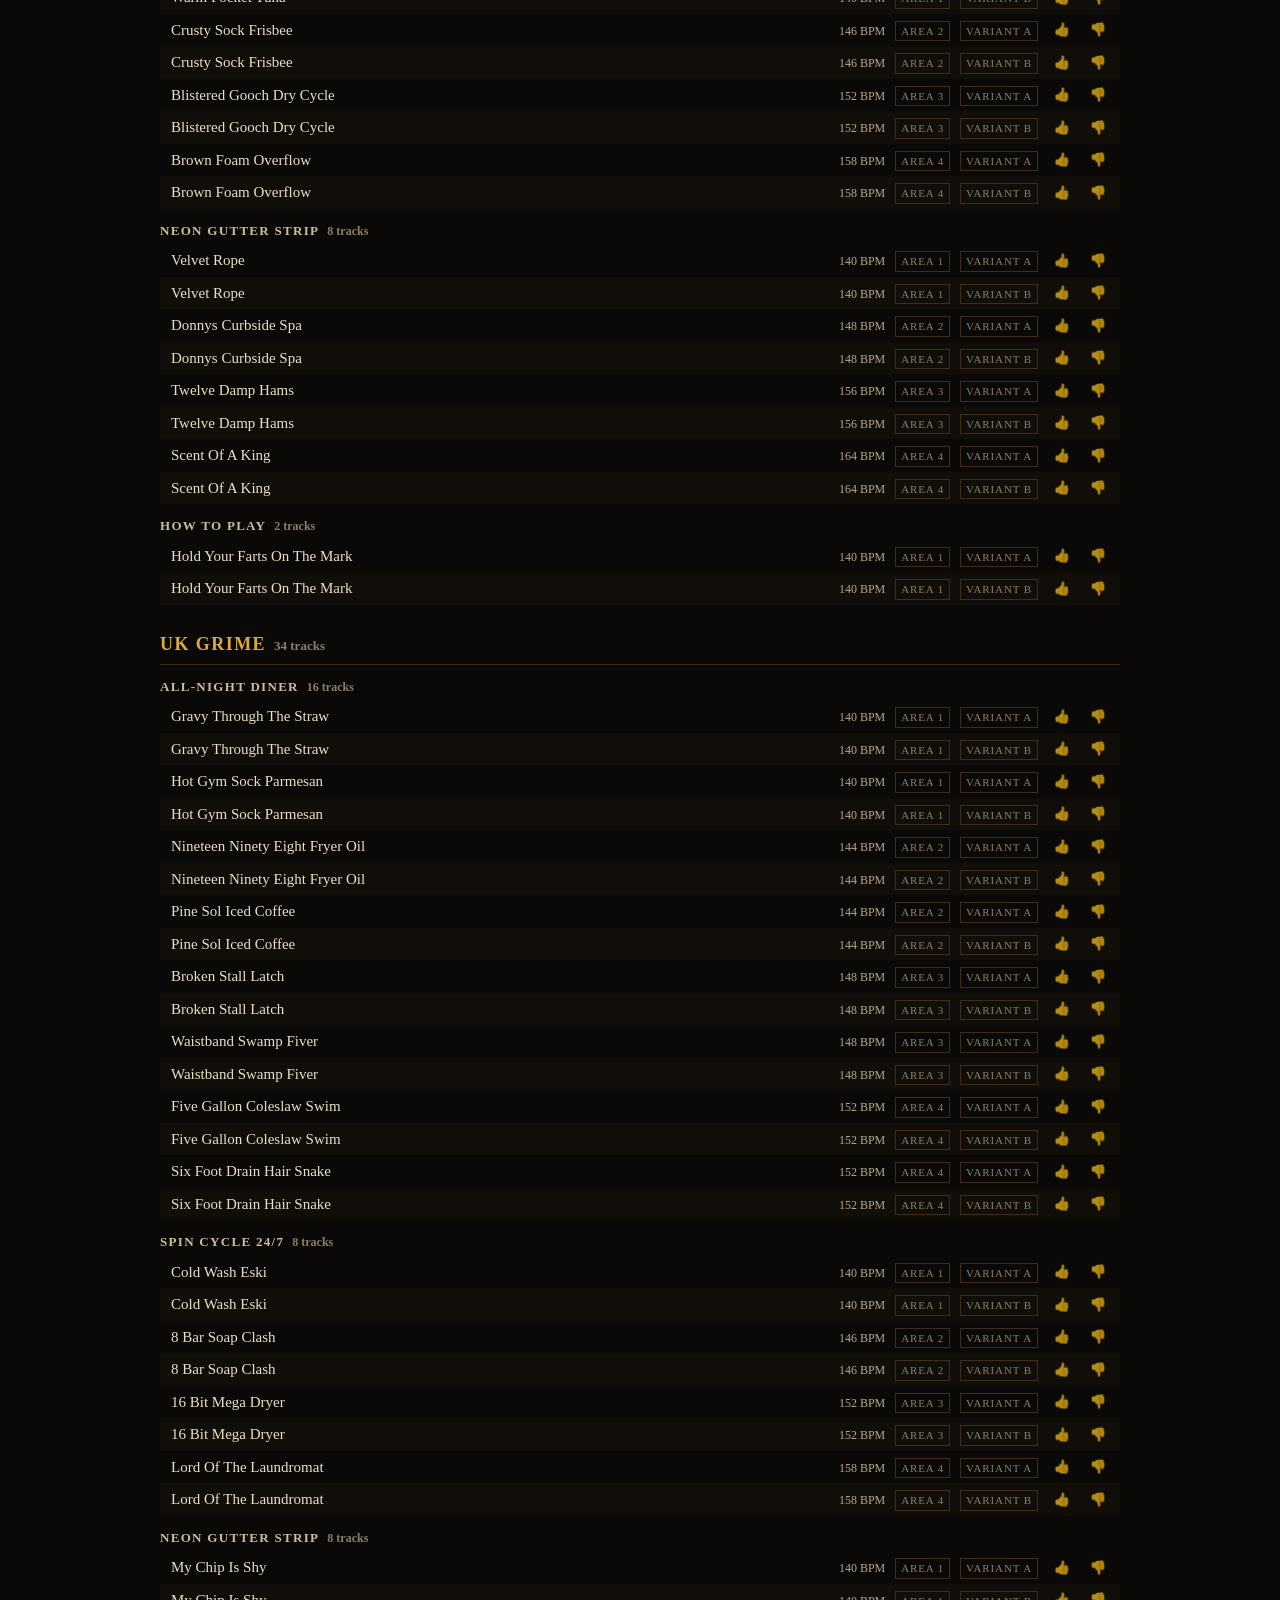
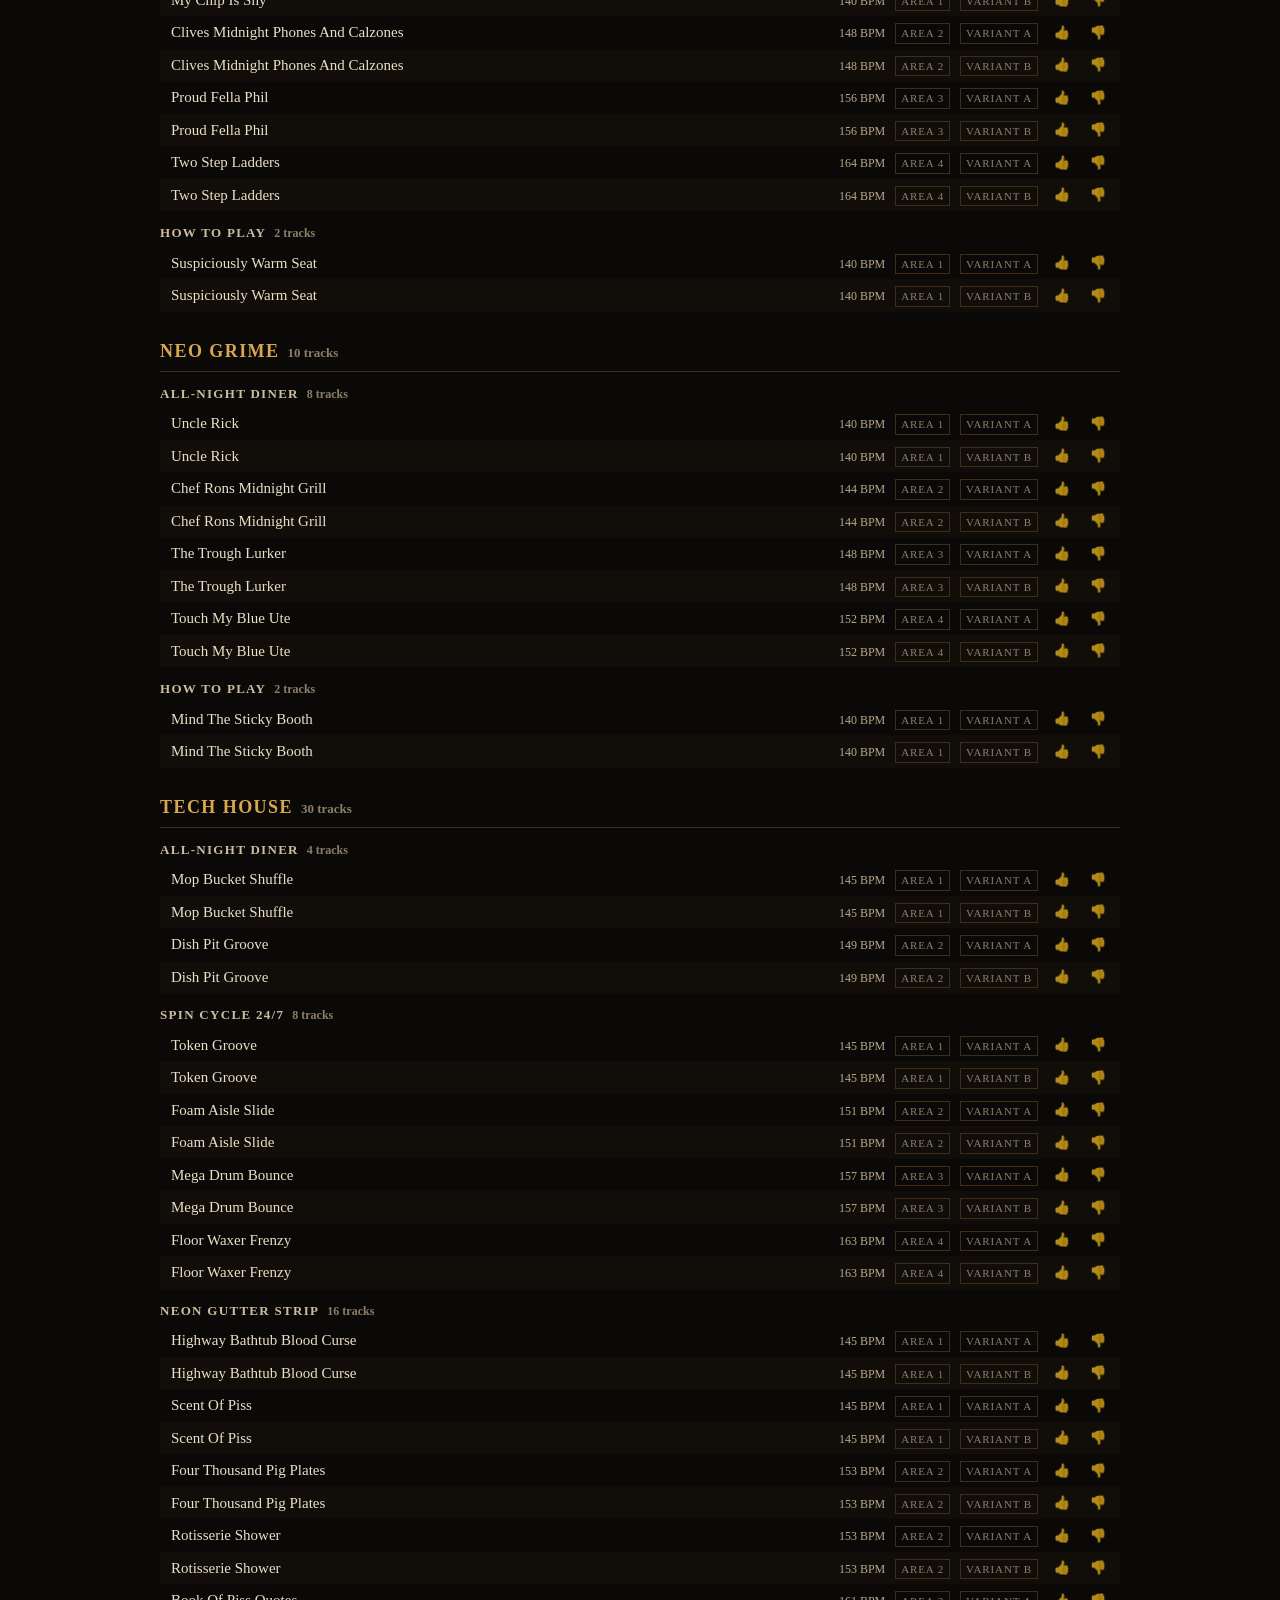
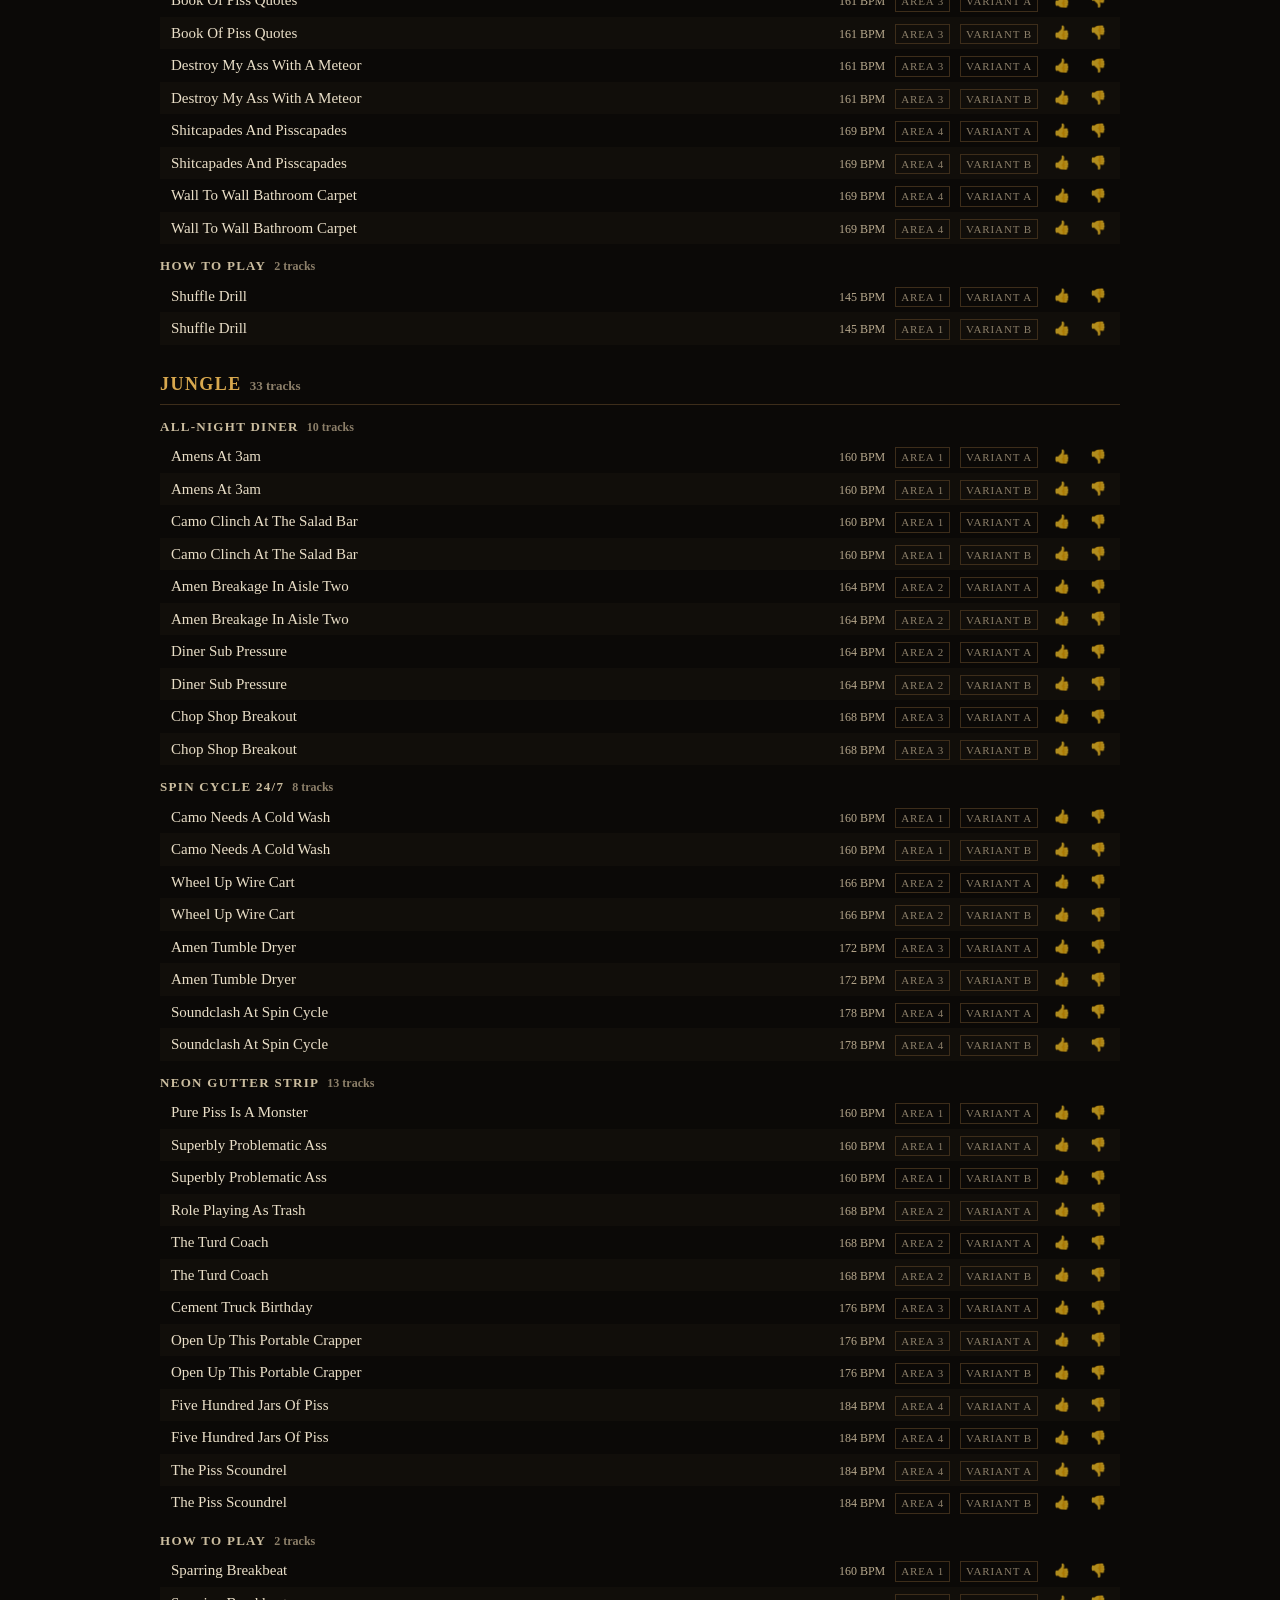
<file: music.html>
<!doctype html>
<html lang="en">
  <head>
    <meta charset="UTF-8" />
    <meta name="viewport" content="width=device-width, initial-scale=1.0" />
    <title>Buff Squad Soundtrack</title>
    <meta name="description" content="Every record in the Buff Squad Soundtrack, one after another: the Playbill, then the genres, each from its slowest track to its fastest." />
    <link rel="icon" href="data:image/svg+xml,%3Csvg xmlns='http://www.w3.org/2000/svg' viewBox='0 0 100 100'%3E%3Crect width='100' height='100' rx='18' fill='%230b0e1c' stroke='%2339f3ff' stroke-width='6'/%3E%3Ccircle cx='50' cy='50' r='26' fill='%23161c34' stroke='%23ff3b8d' stroke-width='6'/%3E%3Ccircle cx='50' cy='50' r='6' fill='%23ffba42'/%3E%3C/svg%3E" />
    <script type="module" crossorigin src="./assets/musicLibrary-bJbuD75M.js"></script>
    <script type="module" crossorigin src="./assets/music-DwMH-efJ.js"></script>
    <link rel="stylesheet" crossorigin href="./assets/music-DpLlx4a-.css">
  </head>
  <body>
    <header>
      <h1>Buff Squad Soundtrack</h1>
      <p class="lede">
        Every record <em>Buff Squad</em> has, one song after another: the Playbill, then
        the genres, each from its slowest track to its fastest. Levelled the way the game
        levels its music.
      </p>
      <p class="counts" id="counts">the crate is being stacked&hellip;</p>
    </header>

    <section class="deck">
      <div class="now">
        <div class="label">Now playing</div>
        <h2 id="now-title">&mdash;</h2>
        <div class="meta" id="now-meta">nothing yet</div>
        <div class="bar" id="bar" role="slider" aria-label="Seek" aria-valuemin="0" aria-valuemax="0" aria-valuenow="0" aria-valuetext="0:00 of 0:00" tabindex="0">
          <div class="fill" id="fill"></div>
        </div>
        <div class="times"><span id="elapsed">0:00</span><span id="total">0:00</span></div>
      </div>
      <div class="controls">
        <button id="prev" type="button" title="The track before this one">&#9664;&#9664;</button>
        <button id="play" type="button" class="big">&#9654; Play the crate</button>
        <button id="next" type="button" title="The next track">&#9654;&#9654;</button>
        <button id="repeat" type="button" title="Start the crate again when it runs out" aria-pressed="false">Repeat</button>
        <button id="shuffle" type="button" title="Play the crate in a random order" aria-pressed="false">Shuffle</button>
        <label class="level">Level <input id="level" type="range" min="0" max="200" value="160" /></label>
      </div>
      <div class="search"><input id="search" type="search" placeholder="Search the crate&hellip;  ( / )" /></div>
      <p class="note" id="note"></p>
    </section>

    <main id="shelves"></main>

    <footer>
      <p>
        The soundtrack is a folder tree: every file in <code>public/music/</code> is a track
        (<code>src/render/musicLibrary.ts</code>). The audition pile in
        <code>public/music/candidates/</code> is not in the crate - the game never plays it.
      </p>
      <p>Space plays and pauses, the arrow keys step through the crate, and a click on the bar seeks.</p>
    </footer>

  </body>
</html>
</file>
<file: assets/music-DpLlx4a-.css>
:root{color-scheme:dark;--ink: #eadfc8;--gold: #d8a84e;--red: #8f1d18;--paper: #17120d;--bg: #0b0907;--line: #3d2d1a}*{box-sizing:border-box}body{margin:0;padding:0 20px 60px;background:var(--bg);color:var(--ink);font:15px/1.5 Georgia,Palatino Linotype,serif}header,.deck,main,footer{max-width:960px;margin:0 auto}h1{margin:28px 0 6px;color:var(--gold);font-size:34px;letter-spacing:.06em;text-transform:uppercase}.lede{margin:0 0 6px;color:#b7a88d;max-width:60ch}.counts{margin:0 0 18px;color:#8c7f69;font-size:13px;letter-spacing:.04em}.deck{position:sticky;top:0;z-index:2;background:linear-gradient(var(--bg) 82%,rgba(11,9,7,0));padding:10px 0 14px}.now{background:var(--paper);border:1px solid var(--line);padding:12px 16px}.now .label{color:#8c7f69;font-size:11px;letter-spacing:.18em;text-transform:uppercase}.now h2{margin:2px 0;font-size:22px;color:var(--ink)}.now .meta{color:#b7a88d;font-size:13px;min-height:1.2em}.bar{position:relative;height:24px;margin-top:10px;background:#241a10;border:1px solid var(--line);cursor:pointer}.bar .fill{position:absolute;inset:7px auto 7px 0;width:0;background:var(--gold)}.bar:focus-visible{outline:2px solid var(--gold)}.times{display:flex;justify-content:space-between;color:#8c7f69;font-size:12px;font-variant-numeric:tabular-nums;margin-top:4px}.controls{display:flex;flex-wrap:wrap;gap:8px;align-items:center;margin-top:10px}button{background:#241a10;color:var(--ink);border:1px solid #5d4424;padding:7px 12px;cursor:pointer;font:inherit}button:hover{border-color:var(--gold)}button.big{background:var(--gold);color:#160e04;border-color:var(--gold);font-weight:700;min-width:190px}button.on{background:var(--gold);color:#160e04;border-color:var(--gold)}.level{color:#b7a88d;font-size:13px;display:flex;gap:6px;align-items:center}.level input{width:110px;accent-color:var(--gold)}.search{margin-top:10px}.search input{width:100%;background:var(--paper);border:1px solid var(--line);color:var(--ink);font:inherit;padding:7px 10px}.note{margin:8px 0 0;color:#cbbd9f;font-size:13px;min-height:1.2em}.note.bad{color:#e08070}.shelf{margin-top:26px}.shelf h2{margin:0 0 8px;color:var(--gold);font-size:18px;letter-spacing:.08em;text-transform:uppercase;border-bottom:1px solid var(--line);padding-bottom:6px}.shelf h2 .count,.subsection h3 .count{color:#8c7f69;font-size:13px;letter-spacing:0;text-transform:none;margin-left:8px}.subsection{margin-top:12px}.subsection h3{margin:0 0 4px;color:#cbbd9f;font-size:13px;letter-spacing:.1em;text-transform:uppercase}.subsection h3 .count{font-size:12px}.track{display:flex;width:100%;align-items:center;border-left:3px solid transparent;color:var(--ink)}.track:nth-child(odd){background:#17120d99}.track:hover{background:#241a10}.track.playing{border-left-color:var(--gold);background:#241a10}.track-play{flex:1 1 auto;min-width:0;display:flex;gap:10px;align-items:baseline;text-align:left;background:transparent;border:0;padding:5px 8px;color:inherit}.track-actions{display:flex;gap:4px;padding-right:6px;flex-shrink:0}.vote{display:inline-flex;align-items:center;justify-content:center;text-decoration:none;font-size:13px;line-height:1;padding:3px 7px;border:1px solid transparent;border-radius:3px;opacity:.68}.vote:hover,.vote:focus-visible{opacity:1;border-color:var(--gold);background:#2e2114}.vote.voted.up{opacity:1;border-color:var(--gold);background:#d8a84e38}.vote.voted.down{opacity:1;border-color:#c85a48;background:#8f1d184d}.track .name{flex:1 1 auto}.track .bpm{color:#b7a88d;font-size:12px;font-variant-numeric:tabular-nums}.track .badge{color:#8c7f69;font-size:11px;letter-spacing:.08em;text-transform:uppercase;border:1px solid var(--line);padding:1px 5px}.track .badge.playtest{color:#d08a7a;border-color:#5a2a22}.shelf.empty,.subsection.empty{display:none}footer{margin-top:40px;padding-top:12px;border-top:1px solid var(--line);color:#8c7f69;font-size:13px}footer code{color:#b7a88d}
</file>
